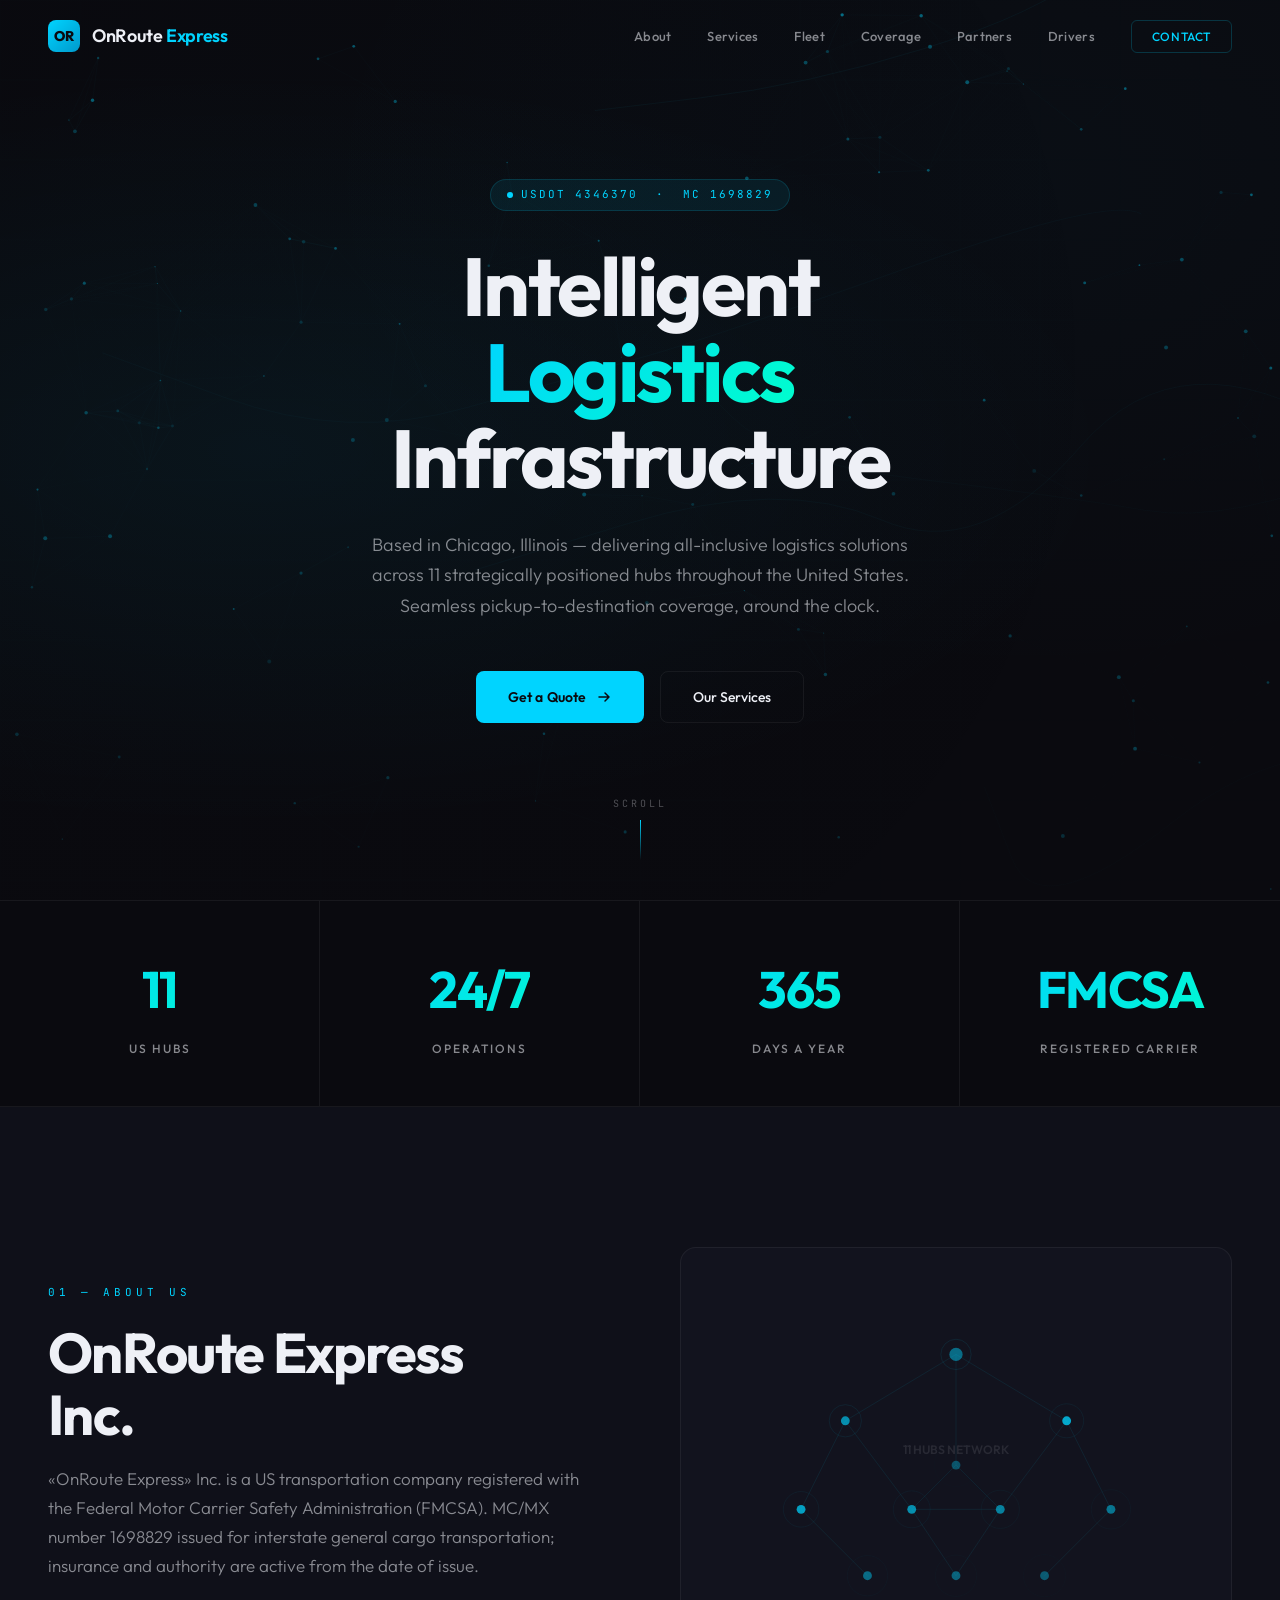
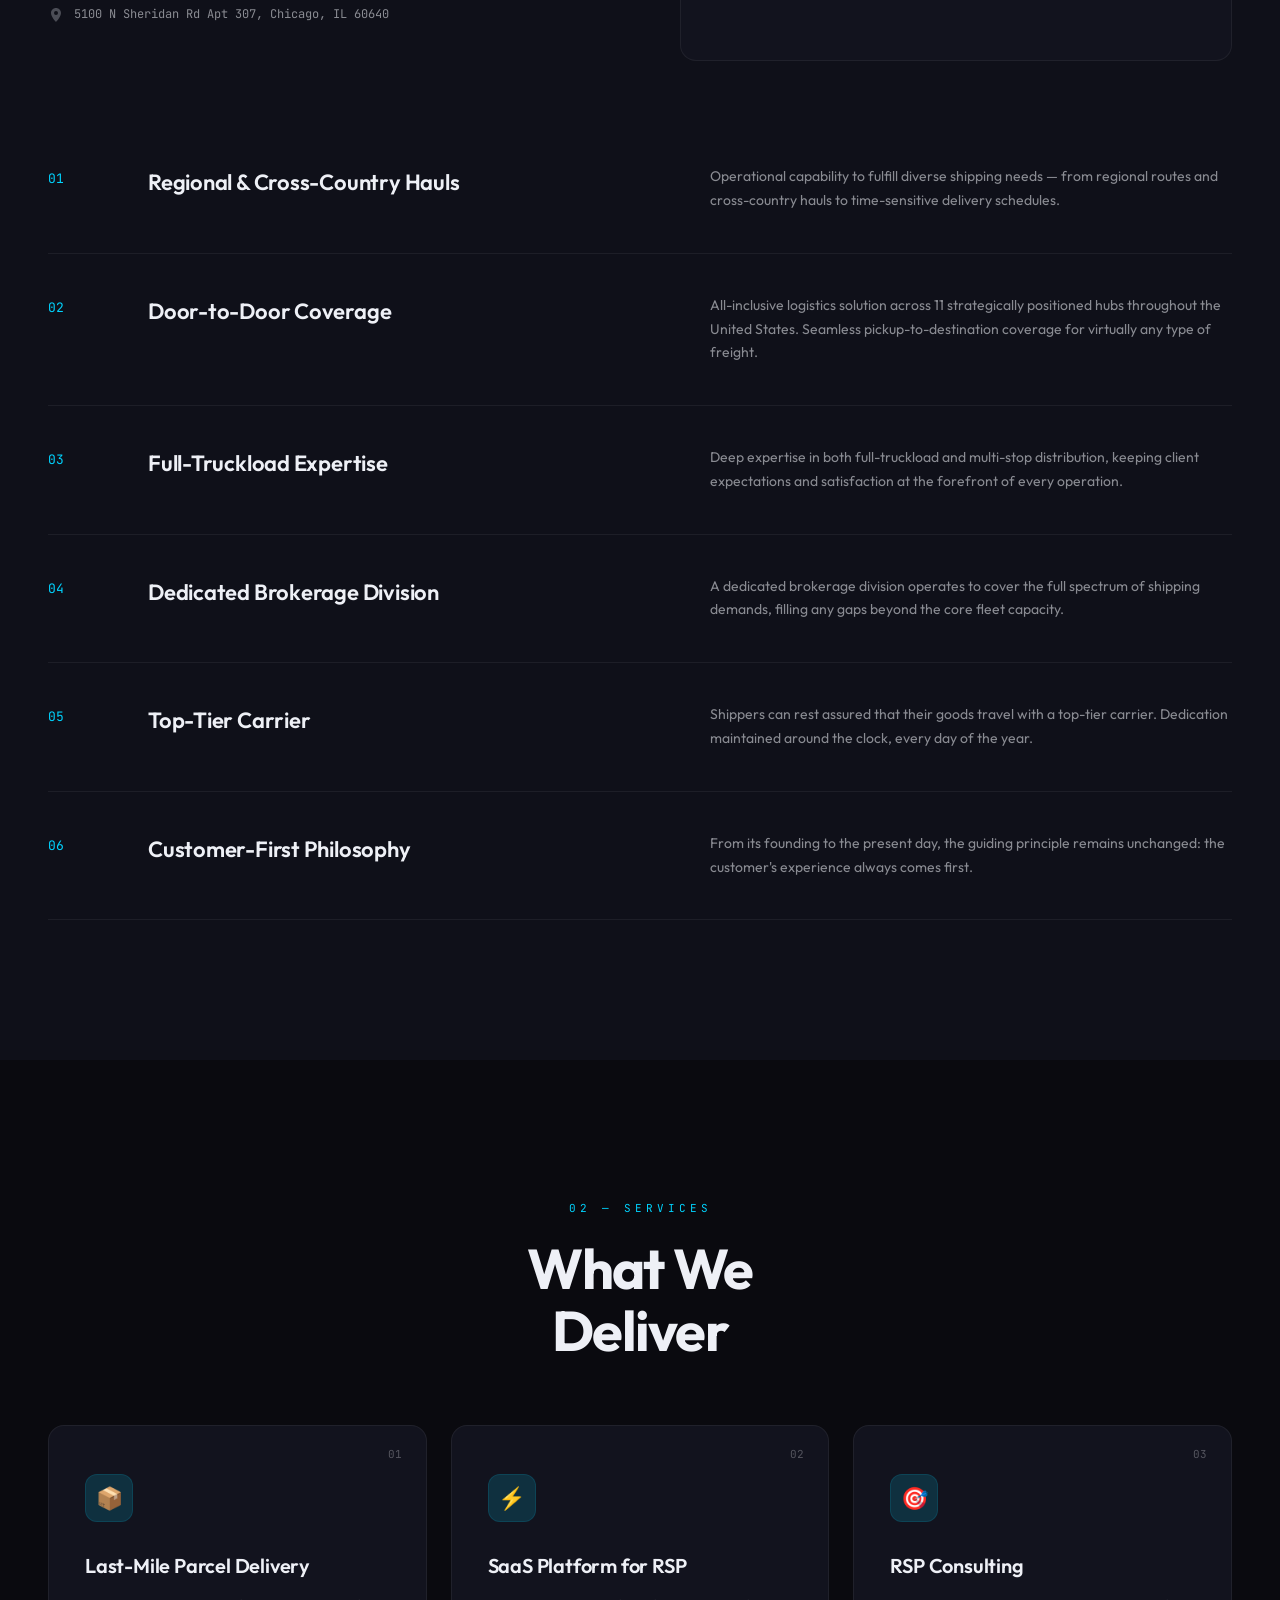
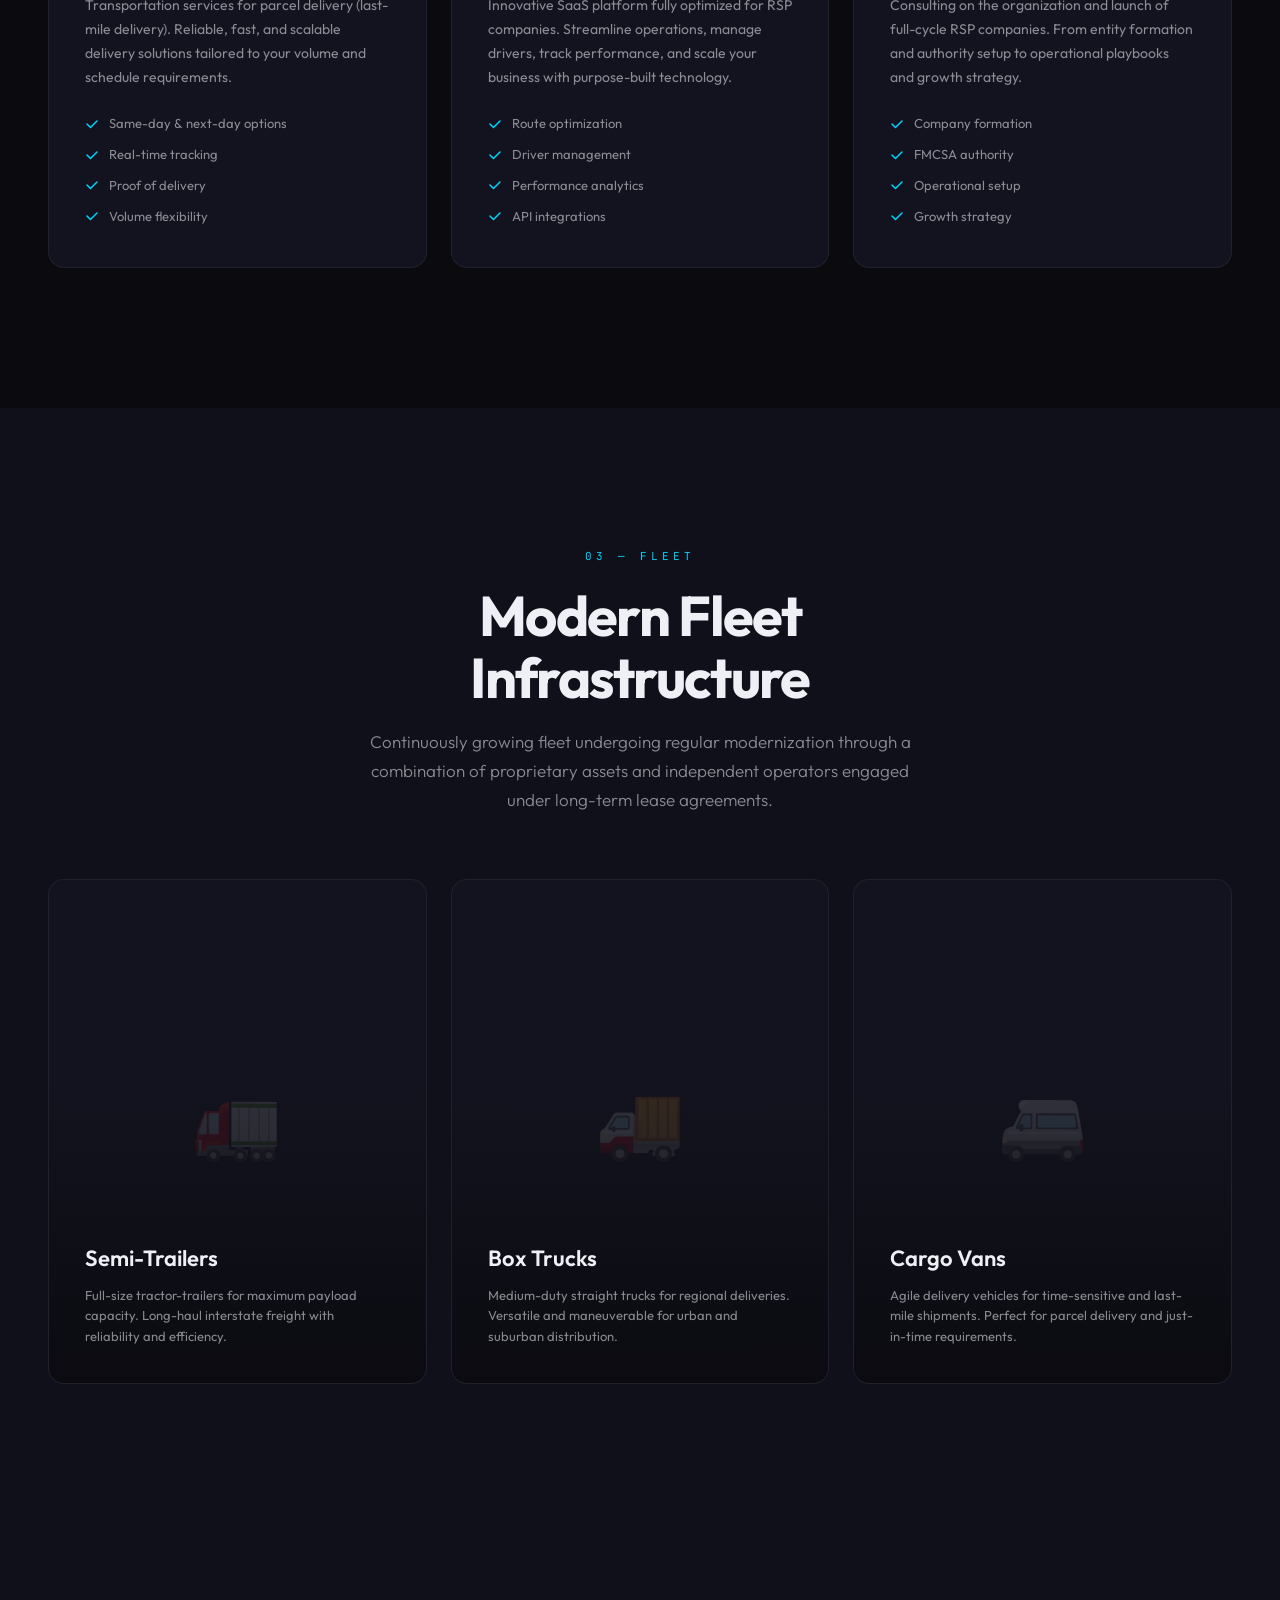
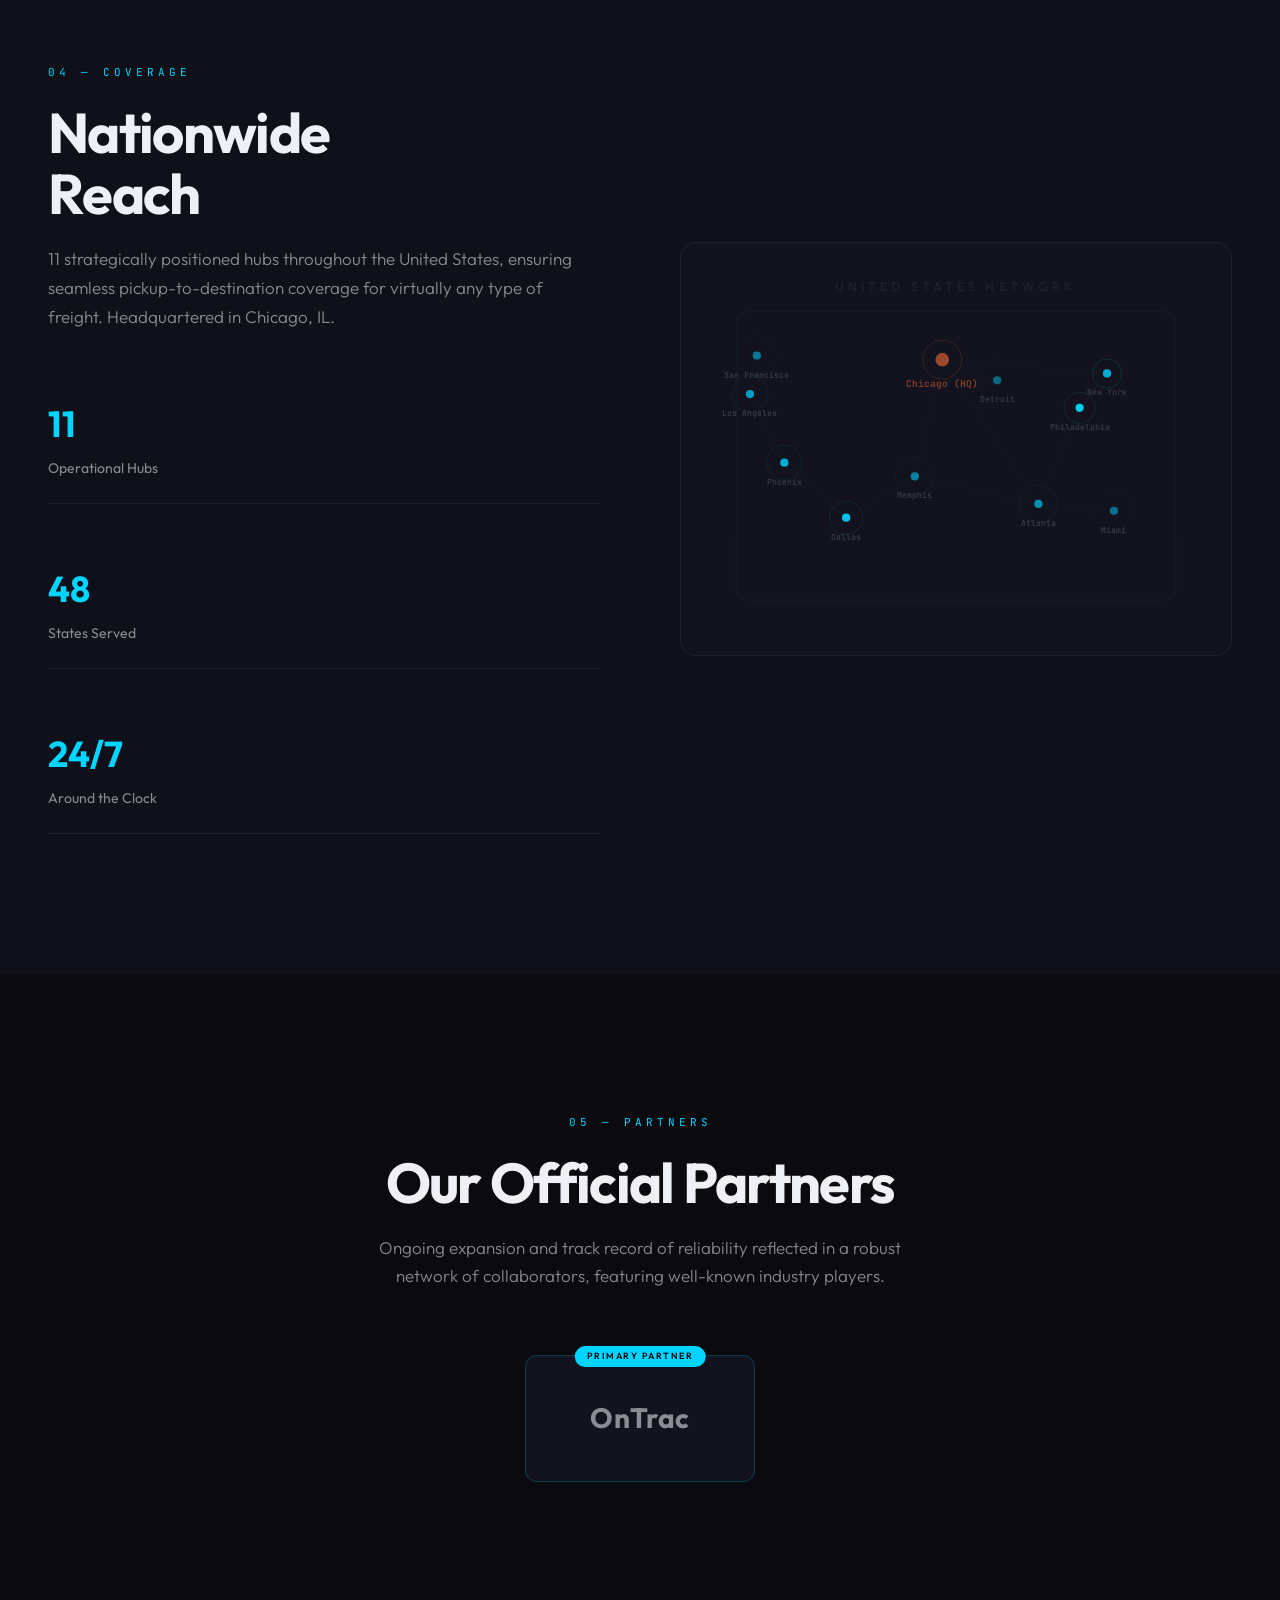
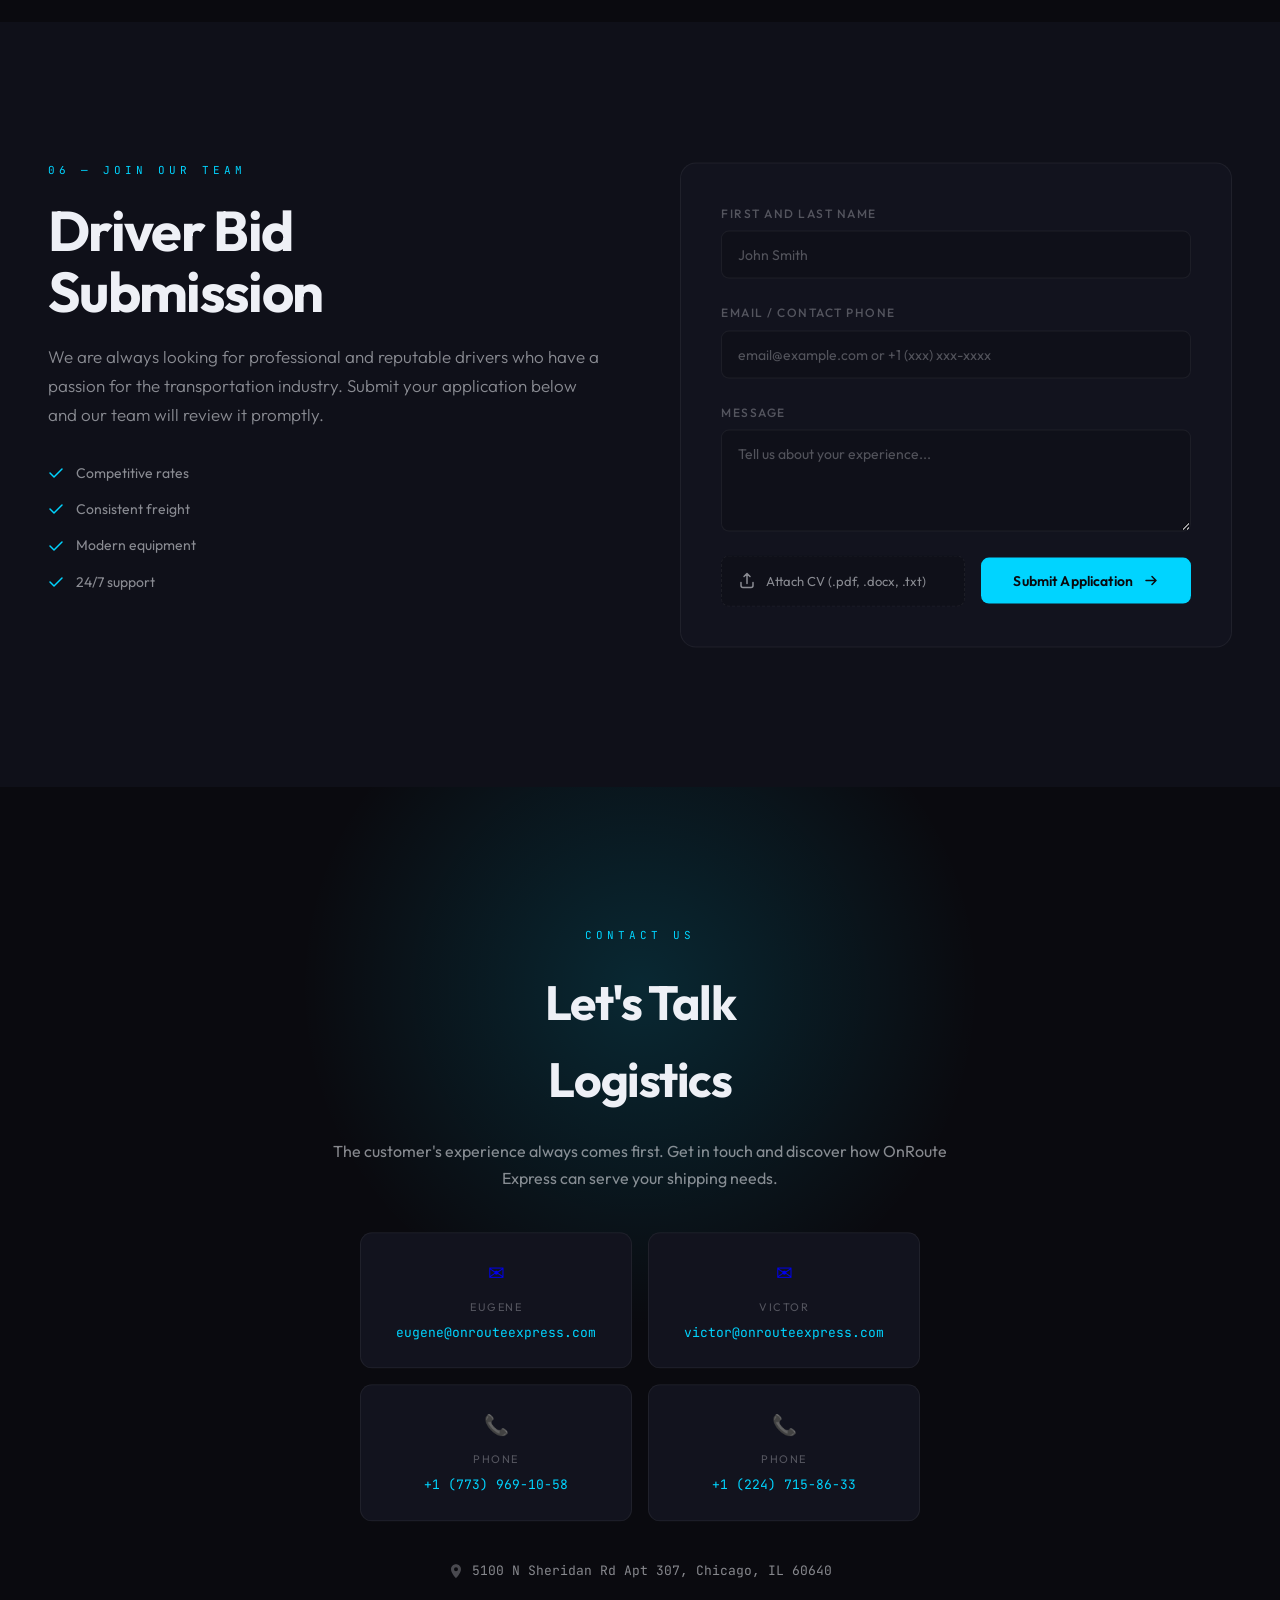
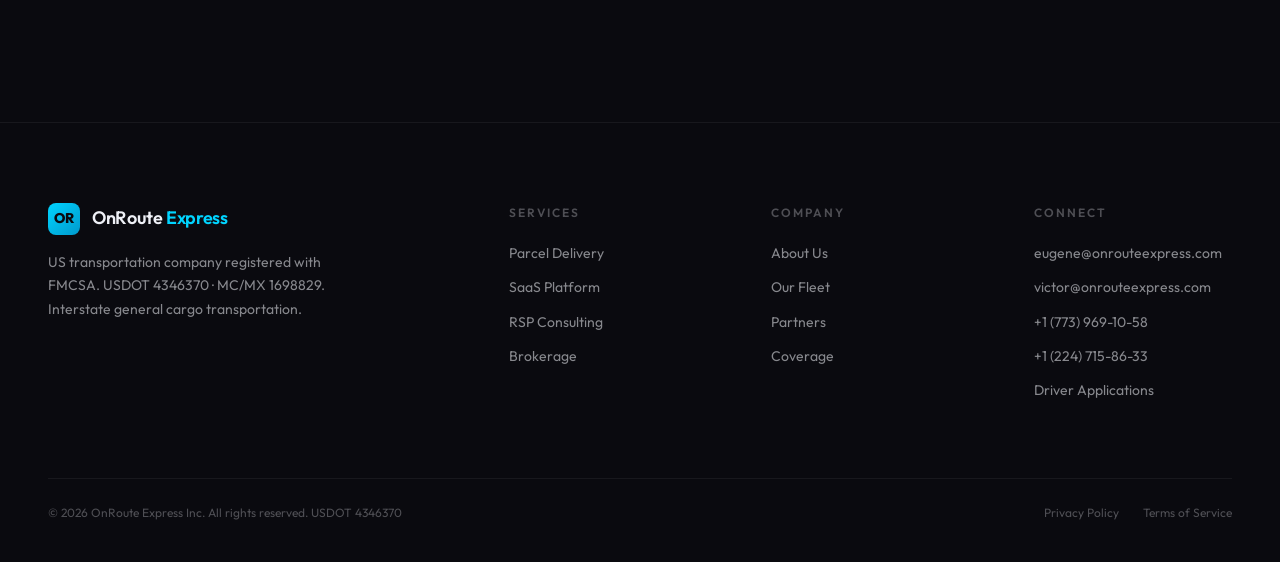
<file: index.html>
<!DOCTYPE html><html lang="en"><head><meta charSet="utf-8"/><link rel="preconnect" href="https://fonts.googleapis.com"/><link rel="preconnect" href="https://fonts.gstatic.com" crossorigin="anonymous"/><meta name="viewport" content="width=device-width, initial-scale=1"/><link rel="stylesheet" href="/_next/static/css/ec6a4e235d0037c5.css" crossorigin="" data-precedence="next"/><link rel="preload" as="script" fetchPriority="low" href="/_next/static/chunks/webpack-774ab4a4f19d8da3.js" crossorigin=""/><script src="/_next/static/chunks/fd9d1056-6110ffd77e8dcc12.js" async="" crossorigin=""></script><script src="/_next/static/chunks/69-f3e8e9c38cd16c3e.js" async="" crossorigin=""></script><script src="/_next/static/chunks/main-app-7de138908a25c02f.js" async="" crossorigin=""></script><script src="/_next/static/chunks/556-a439243096e73909.js" async=""></script><script src="/_next/static/chunks/app/page-db5a8d7c4f2eb6ca.js" async=""></script><title>OnRoute Express  Intelligent Logistics Infrastructure</title><meta name="description" content="US transportation company based in Chicago, IL. Parcel delivery, SaaS platform for RSP companies, full-cycle consulting. USDOT 4346370, MC 1698829."/><link rel="icon" href="/favicon.ico"/><link rel="icon" href="/favicon-16x16.png" sizes="16x16" type="image/png"/><link rel="icon" href="/favicon-32x32.png" sizes="32x32" type="image/png"/><link rel="apple-touch-icon" href="/apple-touch-icon.png"/><link href="https://fonts.googleapis.com/css2?family=Outfit:wght@300;400;500;600;700;800&amp;family=JetBrains+Mono:wght@400;500&amp;display=swap" rel="stylesheet"/><script src="/_next/static/chunks/polyfills-c67a75d1b6f99dc8.js" crossorigin="" noModule=""></script></head><body><div class="loader "><div class="nav-logo"><div class="nav-logo-icon">OR</div><div class="nav-logo-text">OnRoute <span>Express</span></div></div><div class="loader-bar"></div><div class="loader-text">Loading</div></div><nav class="nav "><a href="#" class="nav-logo"><div class="nav-logo-icon">OR</div><div class="nav-logo-text">OnRoute <span>Express</span></div></a><ul class="nav-links "><li><a href="#about">About</a></li><li><a href="#services">Services</a></li><li><a href="#fleet">Fleet</a></li><li><a href="#coverage">Coverage</a></li><li><a href="#partners">Partners</a></li><li><a href="#drivers">Drivers</a></li><li><a href="#contact" class="nav-cta">Contact</a></li></ul><button class="nav-toggle" aria-label="Menu"><span></span><span></span><span></span></button></nav><section class="hero"><div class="hero-bg"><!--$!--><template data-dgst="BAILOUT_TO_CLIENT_SIDE_RENDERING"></template><!--/$--></div><div class="hero-overlay"></div><div class="hero-content"><div class="hero-badge" style="opacity:0;transform:translateY(40px)"><span class="hero-badge-dot"></span>USDOT 4346370  ·  MC 1698829</div><h1 style="opacity:0;transform:translateY(40px)">Intelligent<br/><em>Logistics</em><br/>Infrastructure</h1><p class="hero-sub" style="opacity:0;transform:translateY(40px)">Based in Chicago, Illinois — delivering all-inclusive logistics solutions across 11 strategically positioned hubs throughout the United States. Seamless pickup-to-destination coverage, around the clock.</p><div class="hero-actions" style="opacity:0;transform:translateY(40px)"><a href="#contact" class="btn-primary">Get a Quote<svg width="16" height="16" viewBox="0 0 16 16" fill="none"><path d="M3 8h10M9 4l4 4-4 4" stroke="currentColor" stroke-width="1.5" stroke-linecap="round" stroke-linejoin="round"></path></svg></a><a href="#services" class="btn-secondary">Our Services</a></div></div><div class="hero-scroll"><span>Scroll</span><div class="hero-scroll-line"></div></div></section><div class="" style="opacity:0;transform:translateY(50px)"><div class="stats-bar"><div class="stat-item"><div class="stat-number">11</div><div class="stat-label">US Hubs</div></div><div class="stat-item"><div class="stat-number">24/7</div><div class="stat-label">Operations</div></div><div class="stat-item"><div class="stat-number">365</div><div class="stat-label">Days a Year</div></div><div class="stat-item"><div class="stat-number">FMCSA</div><div class="stat-label">Registered Carrier</div></div></div></div><section class="section overview" id="about"><div class="overview-grid"><div class="" style="opacity:0;transform:translateY(50px)"><div><div class="section-label">01 — About Us</div><h2 class="section-title">OnRoute Express<br/>Inc.</h2><p class="section-desc">«OnRoute Express» Inc. is a US transportation company registered with the Federal Motor Carrier Safety Administration (FMCSA). MC/MX number 1698829 issued for interstate general cargo transportation; insurance and authority are active from the date of issue.</p><div class="about-address"><svg width="16" height="16" viewBox="0 0 16 16" fill="none" style="flex-shrink:0;margin-top:2px"><path d="M8 1C5.24 1 3 3.24 3 6c0 3.75 5 9 5 9s5-5.25 5-9c0-2.76-2.24-5-5-5zm0 7a2 2 0 110-4 2 2 0 010 4z" fill="currentColor" opacity="0.5"></path></svg><span>5100 N Sheridan Rd Apt 307, Chicago, IL 60640</span></div></div></div><div class="" style="opacity:0;transform:translateY(50px)"><div class="overview-visual"><div class="overview-visual-inner"><svg width="100%" height="100%" viewBox="0 0 400 300" fill="none" style="padding:40px"><g><circle cx="200" cy="60" r="6" fill="#00d4ff" opacity="0.8"><animate attributeName="opacity" values="0.8;0.3;0.8" dur="2s" repeatCount="indefinite"></animate></circle><circle cx="200" cy="60" r="12" fill="none" stroke="#00d4ff" stroke-width="0.5" opacity="0.2"><animate attributeName="r" values="12;20;12" dur="3s" repeatCount="indefinite"></animate><animate attributeName="opacity" values="0.2;0;0.2" dur="3s" repeatCount="indefinite"></animate></circle></g><g><circle cx="100" cy="120" r="4" fill="#00d4ff" opacity="0.8"><animate attributeName="opacity" values="0.8;0.3;0.8" dur="2.3s" repeatCount="indefinite"></animate></circle><circle cx="100" cy="120" r="12" fill="none" stroke="#00d4ff" stroke-width="0.5" opacity="0.2"><animate attributeName="r" values="12;20;12" dur="3.2s" repeatCount="indefinite"></animate><animate attributeName="opacity" values="0.2;0;0.2" dur="3.2s" repeatCount="indefinite"></animate></circle></g><g><circle cx="300" cy="120" r="4" fill="#00d4ff" opacity="0.8"><animate attributeName="opacity" values="0.8;0.3;0.8" dur="2.6s" repeatCount="indefinite"></animate></circle><circle cx="300" cy="120" r="12" fill="none" stroke="#00d4ff" stroke-width="0.5" opacity="0.2"><animate attributeName="r" values="12;20;12" dur="3.4s" repeatCount="indefinite"></animate><animate attributeName="opacity" values="0.2;0;0.2" dur="3.4s" repeatCount="indefinite"></animate></circle></g><g><circle cx="60" cy="200" r="4" fill="#00d4ff" opacity="0.8"><animate attributeName="opacity" values="0.8;0.3;0.8" dur="2.9s" repeatCount="indefinite"></animate></circle><circle cx="60" cy="200" r="12" fill="none" stroke="#00d4ff" stroke-width="0.5" opacity="0.2"><animate attributeName="r" values="12;20;12" dur="3.6s" repeatCount="indefinite"></animate><animate attributeName="opacity" values="0.2;0;0.2" dur="3.6s" repeatCount="indefinite"></animate></circle></g><g><circle cx="160" cy="200" r="4" fill="#00d4ff" opacity="0.8"><animate attributeName="opacity" values="0.8;0.3;0.8" dur="3.2s" repeatCount="indefinite"></animate></circle><circle cx="160" cy="200" r="12" fill="none" stroke="#00d4ff" stroke-width="0.5" opacity="0.2"><animate attributeName="r" values="12;20;12" dur="3.8s" repeatCount="indefinite"></animate><animate attributeName="opacity" values="0.2;0;0.2" dur="3.8s" repeatCount="indefinite"></animate></circle></g><g><circle cx="240" cy="200" r="4" fill="#00d4ff" opacity="0.8"><animate attributeName="opacity" values="0.8;0.3;0.8" dur="3.5s" repeatCount="indefinite"></animate></circle><circle cx="240" cy="200" r="12" fill="none" stroke="#00d4ff" stroke-width="0.5" opacity="0.2"><animate attributeName="r" values="12;20;12" dur="4s" repeatCount="indefinite"></animate><animate attributeName="opacity" values="0.2;0;0.2" dur="4s" repeatCount="indefinite"></animate></circle></g><g><circle cx="340" cy="200" r="4" fill="#00d4ff" opacity="0.8"><animate attributeName="opacity" values="0.8;0.3;0.8" dur="3.8s" repeatCount="indefinite"></animate></circle><circle cx="340" cy="200" r="12" fill="none" stroke="#00d4ff" stroke-width="0.5" opacity="0.2"><animate attributeName="r" values="12;20;12" dur="4.2s" repeatCount="indefinite"></animate><animate attributeName="opacity" values="0.2;0;0.2" dur="4.2s" repeatCount="indefinite"></animate></circle></g><g><circle cx="120" cy="260" r="4" fill="#00d4ff" opacity="0.8"><animate attributeName="opacity" values="0.8;0.3;0.8" dur="4.1s" repeatCount="indefinite"></animate></circle><circle cx="120" cy="260" r="12" fill="none" stroke="#00d4ff" stroke-width="0.5" opacity="0.2"><animate attributeName="r" values="12;20;12" dur="4.4s" repeatCount="indefinite"></animate><animate attributeName="opacity" values="0.2;0;0.2" dur="4.4s" repeatCount="indefinite"></animate></circle></g><g><circle cx="200" cy="260" r="4" fill="#00d4ff" opacity="0.8"><animate attributeName="opacity" values="0.8;0.3;0.8" dur="4.4s" repeatCount="indefinite"></animate></circle><circle cx="200" cy="260" r="12" fill="none" stroke="#00d4ff" stroke-width="0.5" opacity="0.2"><animate attributeName="r" values="12;20;12" dur="4.6s" repeatCount="indefinite"></animate><animate attributeName="opacity" values="0.2;0;0.2" dur="4.6s" repeatCount="indefinite"></animate></circle></g><g><circle cx="280" cy="260" r="4" fill="#00d4ff" opacity="0.8"><animate attributeName="opacity" values="0.8;0.3;0.8" dur="4.699999999999999s" repeatCount="indefinite"></animate></circle><circle cx="280" cy="260" r="12" fill="none" stroke="#00d4ff" stroke-width="0.5" opacity="0.2"><animate attributeName="r" values="12;20;12" dur="4.8s" repeatCount="indefinite"></animate><animate attributeName="opacity" values="0.2;0;0.2" dur="4.8s" repeatCount="indefinite"></animate></circle></g><g><circle cx="200" cy="160" r="4" fill="#00d4ff" opacity="0.8"><animate attributeName="opacity" values="0.8;0.3;0.8" dur="5s" repeatCount="indefinite"></animate></circle><circle cx="200" cy="160" r="12" fill="none" stroke="#00d4ff" stroke-width="0.5" opacity="0.2"><animate attributeName="r" values="12;20;12" dur="5s" repeatCount="indefinite"></animate><animate attributeName="opacity" values="0.2;0;0.2" dur="5s" repeatCount="indefinite"></animate></circle></g><line x1="200" y1="60" x2="100" y2="120" stroke="#00d4ff" stroke-width="0.5" opacity="0.15"></line><line x1="200" y1="60" x2="300" y2="120" stroke="#00d4ff" stroke-width="0.5" opacity="0.15"></line><line x1="200" y1="60" x2="200" y2="160" stroke="#00d4ff" stroke-width="0.5" opacity="0.15"></line><line x1="100" y1="120" x2="60" y2="200" stroke="#00d4ff" stroke-width="0.5" opacity="0.15"></line><line x1="100" y1="120" x2="160" y2="200" stroke="#00d4ff" stroke-width="0.5" opacity="0.15"></line><line x1="300" y1="120" x2="240" y2="200" stroke="#00d4ff" stroke-width="0.5" opacity="0.15"></line><line x1="300" y1="120" x2="340" y2="200" stroke="#00d4ff" stroke-width="0.5" opacity="0.15"></line><line x1="200" y1="160" x2="160" y2="200" stroke="#00d4ff" stroke-width="0.5" opacity="0.15"></line><line x1="200" y1="160" x2="240" y2="200" stroke="#00d4ff" stroke-width="0.5" opacity="0.15"></line><line x1="60" y1="200" x2="120" y2="260" stroke="#00d4ff" stroke-width="0.5" opacity="0.15"></line><line x1="160" y1="200" x2="200" y2="260" stroke="#00d4ff" stroke-width="0.5" opacity="0.15"></line><line x1="240" y1="200" x2="200" y2="260" stroke="#00d4ff" stroke-width="0.5" opacity="0.15"></line><line x1="340" y1="200" x2="280" y2="260" stroke="#00d4ff" stroke-width="0.5" opacity="0.15"></line><line x1="160" y1="200" x2="240" y2="200" stroke="#00d4ff" stroke-width="0.5" opacity="0.15"></line><text x="200" y="150" text-anchor="middle" fill="rgba(238,240,246,0.1)" font-family="Outfit" font-size="11" font-weight="600">11 HUBS NETWORK</text></svg></div></div></div></div><div class="features-list"><div class="" style="opacity:0;transform:translateY(50px)"><div class="feature-item"><div class="feature-num">01</div><div class="feature-title">Regional &amp; Cross-Country Hauls</div><div class="feature-desc">Operational capability to fulfill diverse shipping needs — from regional routes and cross-country hauls to time-sensitive delivery schedules.</div></div></div><div class="" style="opacity:0;transform:translateY(50px)"><div class="feature-item"><div class="feature-num">02</div><div class="feature-title">Door-to-Door Coverage</div><div class="feature-desc">All-inclusive logistics solution across 11 strategically positioned hubs throughout the United States. Seamless pickup-to-destination coverage for virtually any type of freight.</div></div></div><div class="" style="opacity:0;transform:translateY(50px)"><div class="feature-item"><div class="feature-num">03</div><div class="feature-title">Full-Truckload Expertise</div><div class="feature-desc">Deep expertise in both full-truckload and multi-stop distribution, keeping client expectations and satisfaction at the forefront of every operation.</div></div></div><div class="" style="opacity:0;transform:translateY(50px)"><div class="feature-item"><div class="feature-num">04</div><div class="feature-title">Dedicated Brokerage Division</div><div class="feature-desc">A dedicated brokerage division operates to cover the full spectrum of shipping demands, filling any gaps beyond the core fleet capacity.</div></div></div><div class="" style="opacity:0;transform:translateY(50px)"><div class="feature-item"><div class="feature-num">05</div><div class="feature-title">Top-Tier Carrier</div><div class="feature-desc">Shippers can rest assured that their goods travel with a top-tier carrier. Dedication maintained around the clock, every day of the year.</div></div></div><div class="" style="opacity:0;transform:translateY(50px)"><div class="feature-item"><div class="feature-num">06</div><div class="feature-title">Customer-First Philosophy</div><div class="feature-desc">From its founding to the present day, the guiding principle remains unchanged: the customer&#x27;s experience always comes first.</div></div></div></div></section><section class="section services" id="services"><div class="" style="opacity:0;transform:translateY(50px)"><div class="text-center mb-64"><div class="section-label">02 — Services</div><h2 class="section-title" style="margin:0 auto">What We<br/>Deliver</h2></div></div><div class="services-grid services-grid--3"><div class="" style="opacity:0;transform:translateY(50px)"><div class="service-card service-card--large"><div class="service-card-num">01</div><div class="service-icon">📦</div><h3>Last-Mile Parcel Delivery</h3><p>Transportation services for parcel delivery (last-mile delivery). Reliable, fast, and scalable delivery solutions tailored to your volume and schedule requirements.</p><ul class="service-features"><li><svg width="14" height="14" viewBox="0 0 14 14" fill="none"><path d="M2 7l3.5 3.5L12 4" stroke="#00d4ff" stroke-width="1.5" stroke-linecap="round" stroke-linejoin="round"></path></svg>Same-day &amp; next-day options</li><li><svg width="14" height="14" viewBox="0 0 14 14" fill="none"><path d="M2 7l3.5 3.5L12 4" stroke="#00d4ff" stroke-width="1.5" stroke-linecap="round" stroke-linejoin="round"></path></svg>Real-time tracking</li><li><svg width="14" height="14" viewBox="0 0 14 14" fill="none"><path d="M2 7l3.5 3.5L12 4" stroke="#00d4ff" stroke-width="1.5" stroke-linecap="round" stroke-linejoin="round"></path></svg>Proof of delivery</li><li><svg width="14" height="14" viewBox="0 0 14 14" fill="none"><path d="M2 7l3.5 3.5L12 4" stroke="#00d4ff" stroke-width="1.5" stroke-linecap="round" stroke-linejoin="round"></path></svg>Volume flexibility</li></ul></div></div><div class="" style="opacity:0;transform:translateY(50px)"><div class="service-card service-card--large"><div class="service-card-num">02</div><div class="service-icon">⚡</div><h3>SaaS Platform for RSP</h3><p>Innovative SaaS platform fully optimized for RSP companies. Streamline operations, manage drivers, track performance, and scale your business with purpose-built technology.</p><ul class="service-features"><li><svg width="14" height="14" viewBox="0 0 14 14" fill="none"><path d="M2 7l3.5 3.5L12 4" stroke="#00d4ff" stroke-width="1.5" stroke-linecap="round" stroke-linejoin="round"></path></svg>Route optimization</li><li><svg width="14" height="14" viewBox="0 0 14 14" fill="none"><path d="M2 7l3.5 3.5L12 4" stroke="#00d4ff" stroke-width="1.5" stroke-linecap="round" stroke-linejoin="round"></path></svg>Driver management</li><li><svg width="14" height="14" viewBox="0 0 14 14" fill="none"><path d="M2 7l3.5 3.5L12 4" stroke="#00d4ff" stroke-width="1.5" stroke-linecap="round" stroke-linejoin="round"></path></svg>Performance analytics</li><li><svg width="14" height="14" viewBox="0 0 14 14" fill="none"><path d="M2 7l3.5 3.5L12 4" stroke="#00d4ff" stroke-width="1.5" stroke-linecap="round" stroke-linejoin="round"></path></svg>API integrations</li></ul></div></div><div class="" style="opacity:0;transform:translateY(50px)"><div class="service-card service-card--large"><div class="service-card-num">03</div><div class="service-icon">🎯</div><h3>RSP Consulting</h3><p>Consulting on the organization and launch of full-cycle RSP companies. From entity formation and authority setup to operational playbooks and growth strategy.</p><ul class="service-features"><li><svg width="14" height="14" viewBox="0 0 14 14" fill="none"><path d="M2 7l3.5 3.5L12 4" stroke="#00d4ff" stroke-width="1.5" stroke-linecap="round" stroke-linejoin="round"></path></svg>Company formation</li><li><svg width="14" height="14" viewBox="0 0 14 14" fill="none"><path d="M2 7l3.5 3.5L12 4" stroke="#00d4ff" stroke-width="1.5" stroke-linecap="round" stroke-linejoin="round"></path></svg>FMCSA authority</li><li><svg width="14" height="14" viewBox="0 0 14 14" fill="none"><path d="M2 7l3.5 3.5L12 4" stroke="#00d4ff" stroke-width="1.5" stroke-linecap="round" stroke-linejoin="round"></path></svg>Operational setup</li><li><svg width="14" height="14" viewBox="0 0 14 14" fill="none"><path d="M2 7l3.5 3.5L12 4" stroke="#00d4ff" stroke-width="1.5" stroke-linecap="round" stroke-linejoin="round"></path></svg>Growth strategy</li></ul></div></div></div></section><section class="section fleet" id="fleet"><div class="" style="opacity:0;transform:translateY(50px)"><div class="text-center mb-64"><div class="section-label">03 — Fleet</div><h2 class="section-title" style="margin:0 auto">Modern Fleet<br/>Infrastructure</h2><p class="section-desc" style="margin:20px auto 0">Continuously growing fleet undergoing regular modernization through a combination of proprietary assets and independent operators engaged under long-term lease agreements.</p></div></div><div class="fleet-grid"><div class="" style="opacity:0;transform:translateY(50px)"><div class="fleet-card"><div class="fleet-card-icon">🚛</div><div class="fleet-card-content"><h3>Semi-Trailers</h3><p>Full-size tractor-trailers for maximum payload capacity. Long-haul interstate freight with reliability and efficiency.</p></div></div></div><div class="" style="opacity:0;transform:translateY(50px)"><div class="fleet-card"><div class="fleet-card-icon">🚚</div><div class="fleet-card-content"><h3>Box Trucks</h3><p>Medium-duty straight trucks for regional deliveries. Versatile and maneuverable for urban and suburban distribution.</p></div></div></div><div class="" style="opacity:0;transform:translateY(50px)"><div class="fleet-card"><div class="fleet-card-icon">🚐</div><div class="fleet-card-content"><h3>Cargo Vans</h3><p>Agile delivery vehicles for time-sensitive and last-mile shipments. Perfect for parcel delivery and just-in-time requirements.</p></div></div></div></div></section><section class="section coverage" id="coverage"><div class="coverage-content"><div class="" style="opacity:0;transform:translateY(50px)"><div><div class="section-label">04 — Coverage</div><h2 class="section-title">Nationwide<br/>Reach</h2><p class="section-desc" style="margin-bottom:40px">11 strategically positioned hubs throughout the United States, ensuring seamless pickup-to-destination coverage for virtually any type of freight. Headquartered in Chicago, IL.</p><div class="coverage-details"><div class="coverage-stat"><div class="coverage-stat-num">11</div><div class="coverage-stat-label">Operational Hubs</div></div><div class="coverage-stat"><div class="coverage-stat-num">48</div><div class="coverage-stat-label">States Served</div></div><div class="coverage-stat"><div class="coverage-stat-num">24/7</div><div class="coverage-stat-label">Around the Clock</div></div></div></div></div><div class="" style="opacity:0;transform:translateY(50px)"><div class="coverage-map"><svg width="100%" height="100%" viewBox="0 0 400 300" fill="none"><text x="200" y="35" text-anchor="middle" fill="rgba(238,240,246,0.06)" font-family="Outfit" font-size="9" font-weight="600" letter-spacing="3">UNITED STATES NETWORK</text><rect x="40" y="50" width="320" height="210" rx="8" fill="none" stroke="rgba(0,212,255,0.04)" stroke-width="1"></rect><g><circle cx="190" cy="85" r="5" fill="#ff6b35"><animate attributeName="opacity" values="1;0.4;1" dur="2s" repeatCount="indefinite"></animate></circle><circle cx="190" cy="85" r="12" fill="none" stroke="#ff6b35" stroke-width="0.5" opacity="0.3"><animate attributeName="r" values="12;22;12" dur="3s" repeatCount="indefinite"></animate><animate attributeName="opacity" values="0.3;0;0.3" dur="3s" repeatCount="indefinite"></animate></circle><text x="190" y="105" text-anchor="middle" fill="rgba(255,107,53,0.5)" font-family="JetBrains Mono" font-size="7" font-weight="600">Chicago<!-- --> (HQ)</text></g><g><circle cx="310" cy="95" r="3" fill="#00d4ff"><animate attributeName="opacity" values="1;0.4;1" dur="2.3s" repeatCount="indefinite"></animate></circle><circle cx="310" cy="95" r="8" fill="none" stroke="#00d4ff" stroke-width="0.5" opacity="0.3"><animate attributeName="r" values="8;16;8" dur="3.2s" repeatCount="indefinite"></animate><animate attributeName="opacity" values="0.3;0;0.3" dur="3.2s" repeatCount="indefinite"></animate></circle><text x="310" y="111" text-anchor="middle" fill="rgba(238,240,246,0.22)" font-family="JetBrains Mono" font-size="6" font-weight="400">New York</text></g><g><circle cx="290" cy="120" r="3" fill="#00d4ff"><animate attributeName="opacity" values="1;0.4;1" dur="2.6s" repeatCount="indefinite"></animate></circle><circle cx="290" cy="120" r="8" fill="none" stroke="#00d4ff" stroke-width="0.5" opacity="0.3"><animate attributeName="r" values="8;16;8" dur="3.4s" repeatCount="indefinite"></animate><animate attributeName="opacity" values="0.3;0;0.3" dur="3.4s" repeatCount="indefinite"></animate></circle><text x="290" y="136" text-anchor="middle" fill="rgba(238,240,246,0.22)" font-family="JetBrains Mono" font-size="6" font-weight="400">Philadelphia</text></g><g><circle cx="120" cy="200" r="3" fill="#00d4ff"><animate attributeName="opacity" values="1;0.4;1" dur="2.9s" repeatCount="indefinite"></animate></circle><circle cx="120" cy="200" r="8" fill="none" stroke="#00d4ff" stroke-width="0.5" opacity="0.3"><animate attributeName="r" values="8;16;8" dur="3.6s" repeatCount="indefinite"></animate><animate attributeName="opacity" values="0.3;0;0.3" dur="3.6s" repeatCount="indefinite"></animate></circle><text x="120" y="216" text-anchor="middle" fill="rgba(238,240,246,0.22)" font-family="JetBrains Mono" font-size="6" font-weight="400">Dallas</text></g><g><circle cx="75" cy="160" r="3" fill="#00d4ff"><animate attributeName="opacity" values="1;0.4;1" dur="3.2s" repeatCount="indefinite"></animate></circle><circle cx="75" cy="160" r="8" fill="none" stroke="#00d4ff" stroke-width="0.5" opacity="0.3"><animate attributeName="r" values="8;16;8" dur="3.8s" repeatCount="indefinite"></animate><animate attributeName="opacity" values="0.3;0;0.3" dur="3.8s" repeatCount="indefinite"></animate></circle><text x="75" y="176" text-anchor="middle" fill="rgba(238,240,246,0.22)" font-family="JetBrains Mono" font-size="6" font-weight="400">Phoenix</text></g><g><circle cx="50" cy="110" r="3" fill="#00d4ff"><animate attributeName="opacity" values="1;0.4;1" dur="3.5s" repeatCount="indefinite"></animate></circle><circle cx="50" cy="110" r="8" fill="none" stroke="#00d4ff" stroke-width="0.5" opacity="0.3"><animate attributeName="r" values="8;16;8" dur="4s" repeatCount="indefinite"></animate><animate attributeName="opacity" values="0.3;0;0.3" dur="4s" repeatCount="indefinite"></animate></circle><text x="50" y="126" text-anchor="middle" fill="rgba(238,240,246,0.22)" font-family="JetBrains Mono" font-size="6" font-weight="400">Los Angeles</text></g><g><circle cx="260" cy="190" r="3" fill="#00d4ff"><animate attributeName="opacity" values="1;0.4;1" dur="3.8s" repeatCount="indefinite"></animate></circle><circle cx="260" cy="190" r="8" fill="none" stroke="#00d4ff" stroke-width="0.5" opacity="0.3"><animate attributeName="r" values="8;16;8" dur="4.2s" repeatCount="indefinite"></animate><animate attributeName="opacity" values="0.3;0;0.3" dur="4.2s" repeatCount="indefinite"></animate></circle><text x="260" y="206" text-anchor="middle" fill="rgba(238,240,246,0.22)" font-family="JetBrains Mono" font-size="6" font-weight="400">Atlanta</text></g><g><circle cx="170" cy="170" r="3" fill="#00d4ff"><animate attributeName="opacity" values="1;0.4;1" dur="4.1s" repeatCount="indefinite"></animate></circle><circle cx="170" cy="170" r="8" fill="none" stroke="#00d4ff" stroke-width="0.5" opacity="0.3"><animate attributeName="r" values="8;16;8" dur="4.4s" repeatCount="indefinite"></animate><animate attributeName="opacity" values="0.3;0;0.3" dur="4.4s" repeatCount="indefinite"></animate></circle><text x="170" y="186" text-anchor="middle" fill="rgba(238,240,246,0.22)" font-family="JetBrains Mono" font-size="6" font-weight="400">Memphis</text></g><g><circle cx="55" cy="82" r="3" fill="#00d4ff"><animate attributeName="opacity" values="1;0.4;1" dur="4.4s" repeatCount="indefinite"></animate></circle><circle cx="55" cy="82" r="8" fill="none" stroke="#00d4ff" stroke-width="0.5" opacity="0.3"><animate attributeName="r" values="8;16;8" dur="4.6s" repeatCount="indefinite"></animate><animate attributeName="opacity" values="0.3;0;0.3" dur="4.6s" repeatCount="indefinite"></animate></circle><text x="55" y="98" text-anchor="middle" fill="rgba(238,240,246,0.22)" font-family="JetBrains Mono" font-size="6" font-weight="400">San Francisco</text></g><g><circle cx="315" cy="195" r="3" fill="#00d4ff"><animate attributeName="opacity" values="1;0.4;1" dur="4.699999999999999s" repeatCount="indefinite"></animate></circle><circle cx="315" cy="195" r="8" fill="none" stroke="#00d4ff" stroke-width="0.5" opacity="0.3"><animate attributeName="r" values="8;16;8" dur="4.8s" repeatCount="indefinite"></animate><animate attributeName="opacity" values="0.3;0;0.3" dur="4.8s" repeatCount="indefinite"></animate></circle><text x="315" y="211" text-anchor="middle" fill="rgba(238,240,246,0.22)" font-family="JetBrains Mono" font-size="6" font-weight="400">Miami</text></g><g><circle cx="230" cy="100" r="3" fill="#00d4ff"><animate attributeName="opacity" values="1;0.4;1" dur="5s" repeatCount="indefinite"></animate></circle><circle cx="230" cy="100" r="8" fill="none" stroke="#00d4ff" stroke-width="0.5" opacity="0.3"><animate attributeName="r" values="8;16;8" dur="5s" repeatCount="indefinite"></animate><animate attributeName="opacity" values="0.3;0;0.3" dur="5s" repeatCount="indefinite"></animate></circle><text x="230" y="116" text-anchor="middle" fill="rgba(238,240,246,0.22)" font-family="JetBrains Mono" font-size="6" font-weight="400">Detroit</text></g><line x1="190" y1="85" x2="310" y2="95" stroke="#00d4ff" stroke-width="0.3" opacity="0.08"></line><line x1="190" y1="85" x2="260" y2="190" stroke="#00d4ff" stroke-width="0.3" opacity="0.08"></line><line x1="190" y1="85" x2="170" y2="170" stroke="#00d4ff" stroke-width="0.3" opacity="0.08"></line><line x1="190" y1="85" x2="230" y2="100" stroke="#00d4ff" stroke-width="0.3" opacity="0.08"></line><line x1="120" y1="200" x2="170" y2="170" stroke="#00d4ff" stroke-width="0.3" opacity="0.08"></line><line x1="260" y1="190" x2="315" y2="195" stroke="#00d4ff" stroke-width="0.3" opacity="0.08"></line><line x1="50" y1="110" x2="75" y2="160" stroke="#00d4ff" stroke-width="0.3" opacity="0.08"></line><line x1="55" y1="82" x2="50" y2="110" stroke="#00d4ff" stroke-width="0.3" opacity="0.08"></line><line x1="310" y1="95" x2="290" y2="120" stroke="#00d4ff" stroke-width="0.3" opacity="0.08"></line><line x1="290" y1="120" x2="260" y2="190" stroke="#00d4ff" stroke-width="0.3" opacity="0.08"></line><line x1="170" y1="170" x2="260" y2="190" stroke="#00d4ff" stroke-width="0.3" opacity="0.08"></line><line x1="120" y1="200" x2="75" y2="160" stroke="#00d4ff" stroke-width="0.3" opacity="0.08"></line></svg></div></div></div></section><section class="section partners" id="partners"><div class="" style="opacity:0;transform:translateY(50px)"><div class="section-label">05 — Partners</div><h2 class="section-title">Our Official Partners</h2><p class="section-desc" style="margin:0 auto">Ongoing expansion and track record of reliability reflected in a robust network of collaborators, featuring well-known industry players.</p></div><div class="" style="opacity:0;transform:translateY(50px)"><div class="partners-logos"><div class="partner-logo partner-logo--featured"><span class="partner-logo-badge">Primary Partner</span>OnTrac</div></div></div></section><section class="section drivers-section" id="drivers"><div class="drivers-grid"><div class="" style="opacity:0;transform:translateY(50px)"><div><div class="section-label">06 — Join Our Team</div><h2 class="section-title">Driver Bid<br/>Submission</h2><p class="section-desc">We are always looking for professional and reputable drivers who have a passion for the transportation industry. Submit your application below and our team will review it promptly.</p><div class="driver-perks"><div class="driver-perk"><svg width="16" height="16" viewBox="0 0 16 16" fill="none"><path d="M2 8l4 4L14 4" stroke="#00d4ff" stroke-width="1.5" stroke-linecap="round" stroke-linejoin="round"></path></svg>Competitive rates</div><div class="driver-perk"><svg width="16" height="16" viewBox="0 0 16 16" fill="none"><path d="M2 8l4 4L14 4" stroke="#00d4ff" stroke-width="1.5" stroke-linecap="round" stroke-linejoin="round"></path></svg>Consistent freight</div><div class="driver-perk"><svg width="16" height="16" viewBox="0 0 16 16" fill="none"><path d="M2 8l4 4L14 4" stroke="#00d4ff" stroke-width="1.5" stroke-linecap="round" stroke-linejoin="round"></path></svg>Modern equipment</div><div class="driver-perk"><svg width="16" height="16" viewBox="0 0 16 16" fill="none"><path d="M2 8l4 4L14 4" stroke="#00d4ff" stroke-width="1.5" stroke-linecap="round" stroke-linejoin="round"></path></svg>24/7 support</div></div></div></div><div class="" style="opacity:0;transform:translateY(50px)"><form class="driver-form"><div class="form-group"><label for="name">First and Last Name</label><input type="text" id="name" placeholder="John Smith" required="" value=""/></div><div class="form-group"><label for="email">Email / Contact Phone</label><input type="text" id="email" placeholder="email@example.com or +1 (xxx) xxx-xxxx" required="" value=""/></div><div class="form-group"><label for="message">Message</label><textarea id="message" rows="4" placeholder="Tell us about your experience..."></textarea></div><div class="form-row"><div class="form-file"><label for="cv-file" class="file-label"><svg width="18" height="18" viewBox="0 0 18 18" fill="none"><path d="M15 11v3a2 2 0 01-2 2H5a2 2 0 01-2-2v-3M12 5L9 2M9 2L6 5M9 2v10" stroke="currentColor" stroke-width="1.5" stroke-linecap="round" stroke-linejoin="round"></path></svg>Attach CV (.pdf, .docx, .txt)</label><input type="file" id="cv-file" accept=".pdf,.docx,.txt" style="display:none"/></div><button type="submit" class="btn-primary form-submit">Submit Application<svg width="16" height="16" viewBox="0 0 16 16" fill="none"><path d="M3 8h10M9 4l4 4-4 4" stroke="currentColor" stroke-width="1.5" stroke-linecap="round" stroke-linejoin="round"></path></svg></button></div></form></div></div></section><section class="section cta-section" id="contact"><div class="" style="opacity:0;transform:translateY(50px)"><div class="cta-content"><div class="section-label">Contact Us</div><h2>Let&#x27;s Talk<br/>Logistics</h2><p>The customer&#x27;s experience always comes first. Get in touch and discover how OnRoute Express can serve your shipping needs.</p><div class="contact-cards"><a href="mailto:eugene@onrouteexpress.com" class="contact-card"><div class="contact-card-icon">✉</div><div class="contact-card-label">Eugene</div><div class="contact-card-value">eugene@onrouteexpress.com</div></a><a href="mailto:victor@onrouteexpress.com" class="contact-card"><div class="contact-card-icon">✉</div><div class="contact-card-label">Victor</div><div class="contact-card-value">victor@onrouteexpress.com</div></a><a href="tel:+17739691058" class="contact-card"><div class="contact-card-icon">📞</div><div class="contact-card-label">Phone</div><div class="contact-card-value">+1 (773) 969-10-58</div></a><a href="tel:+12247158633" class="contact-card"><div class="contact-card-icon">📞</div><div class="contact-card-label">Phone</div><div class="contact-card-value">+1 (224) 715-86-33</div></a></div><div class="contact-address"><svg width="16" height="16" viewBox="0 0 16 16" fill="none"><path d="M8 1C5.24 1 3 3.24 3 6c0 3.75 5 9 5 9s5-5.25 5-9c0-2.76-2.24-5-5-5zm0 7a2 2 0 110-4 2 2 0 010 4z" fill="currentColor" opacity="0.5"></path></svg>5100 N Sheridan Rd Apt 307, Chicago, IL 60640</div></div></div></section><footer class="footer"><div class="footer-grid"><div class="footer-brand"><div class="nav-logo"><div class="nav-logo-icon">OR</div><div class="nav-logo-text">OnRoute <span>Express</span></div></div><p>US transportation company registered with FMCSA. USDOT 4346370 · MC/MX 1698829. Interstate general cargo transportation.</p></div><div class="footer-col"><h4>Services</h4><a href="#services">Parcel Delivery</a><a href="#services">SaaS Platform</a><a href="#services">RSP Consulting</a><a href="#services">Brokerage</a></div><div class="footer-col"><h4>Company</h4><a href="#about">About Us</a><a href="#fleet">Our Fleet</a><a href="#partners">Partners</a><a href="#coverage">Coverage</a></div><div class="footer-col"><h4>Connect</h4><a href="mailto:eugene@onrouteexpress.com">eugene@onrouteexpress.com</a><a href="mailto:victor@onrouteexpress.com">victor@onrouteexpress.com</a><a href="tel:+17739691058">+1 (773) 969-10-58</a><a href="tel:+12247158633">+1 (224) 715-86-33</a><a href="#drivers">Driver Applications</a></div></div><div class="footer-bottom"><span>© <!-- -->2026<!-- --> OnRoute Express Inc. All rights reserved. USDOT 4346370</span><div class="footer-bottom-links"><a href="#">Privacy Policy</a><a href="#">Terms of Service</a></div></div></footer><script src="/_next/static/chunks/webpack-774ab4a4f19d8da3.js" crossorigin="" async=""></script><script>(self.__next_f=self.__next_f||[]).push([0]);self.__next_f.push([2,null])</script><script>self.__next_f.push([1,"1:HL[\"/_next/static/css/ec6a4e235d0037c5.css\",\"style\",{\"crossOrigin\":\"\"}]\n0:\"$L2\"\n"])</script><script>self.__next_f.push([1,"3:I[7690,[],\"\"]\n5:I[7831,[],\"\"]\n6:I[2241,[\"556\",\"static/chunks/556-a439243096e73909.js\",\"931\",\"static/chunks/app/page-db5a8d7c4f2eb6ca.js\"],\"\"]\n7:I[5613,[],\"\"]\n8:I[1778,[],\"\"]\na:I[8955,[],\"\"]\nb:[]\n"])</script><script>self.__next_f.push([1,"2:[[[\"$\",\"link\",\"0\",{\"rel\":\"stylesheet\",\"href\":\"/_next/static/css/ec6a4e235d0037c5.css\",\"precedence\":\"next\",\"crossOrigin\":\"\"}]],[\"$\",\"$L3\",null,{\"buildId\":\"d7jCQXzmjIGLhQ6G3l5ZA\",\"assetPrefix\":\"\",\"initialCanonicalUrl\":\"/\",\"initialTree\":[\"\",{\"children\":[\"__PAGE__\",{}]},\"$undefined\",\"$undefined\",true],\"initialSeedData\":[\"\",{\"children\":[\"__PAGE__\",{},[\"$L4\",[\"$\",\"$L5\",null,{\"propsForComponent\":{\"params\":{}},\"Component\":\"$6\",\"isStaticGeneration\":true}],null]]},[null,[\"$\",\"html\",null,{\"lang\":\"en\",\"children\":[[\"$\",\"head\",null,{\"children\":[[\"$\",\"link\",null,{\"rel\":\"preconnect\",\"href\":\"https://fonts.googleapis.com\"}],[\"$\",\"link\",null,{\"rel\":\"preconnect\",\"href\":\"https://fonts.gstatic.com\",\"crossOrigin\":\"anonymous\"}],[\"$\",\"link\",null,{\"href\":\"https://fonts.googleapis.com/css2?family=Outfit:wght@300;400;500;600;700;800\u0026family=JetBrains+Mono:wght@400;500\u0026display=swap\",\"rel\":\"stylesheet\"}]]}],[\"$\",\"body\",null,{\"children\":[\"$\",\"$L7\",null,{\"parallelRouterKey\":\"children\",\"segmentPath\":[\"children\"],\"loading\":\"$undefined\",\"loadingStyles\":\"$undefined\",\"loadingScripts\":\"$undefined\",\"hasLoading\":false,\"error\":\"$undefined\",\"errorStyles\":\"$undefined\",\"errorScripts\":\"$undefined\",\"template\":[\"$\",\"$L8\",null,{}],\"templateStyles\":\"$undefined\",\"templateScripts\":\"$undefined\",\"notFound\":[[\"$\",\"title\",null,{\"children\":\"404: This page could not be found.\"}],[\"$\",\"div\",null,{\"style\":{\"fontFamily\":\"system-ui,\\\"Segoe UI\\\",Roboto,Helvetica,Arial,sans-serif,\\\"Apple Color Emoji\\\",\\\"Segoe UI Emoji\\\"\",\"height\":\"100vh\",\"textAlign\":\"center\",\"display\":\"flex\",\"flexDirection\":\"column\",\"alignItems\":\"center\",\"justifyContent\":\"center\"},\"children\":[\"$\",\"div\",null,{\"children\":[[\"$\",\"style\",null,{\"dangerouslySetInnerHTML\":{\"__html\":\"body{color:#000;background:#fff;margin:0}.next-error-h1{border-right:1px solid rgba(0,0,0,.3)}@media (prefers-color-scheme:dark){body{color:#fff;background:#000}.next-error-h1{border-right:1px solid rgba(255,255,255,.3)}}\"}}],[\"$\",\"h1\",null,{\"className\":\"next-error-h1\",\"style\":{\"display\":\"inline-block\",\"margin\":\"0 20px 0 0\",\"padding\":\"0 23px 0 0\",\"fontSize\":24,\"fontWeight\":500,\"verticalAlign\":\"top\",\"lineHeight\":\"49px\"},\"children\":\"404\"}],[\"$\",\"div\",null,{\"style\":{\"display\":\"inline-block\"},\"children\":[\"$\",\"h2\",null,{\"style\":{\"fontSize\":14,\"fontWeight\":400,\"lineHeight\":\"49px\",\"margin\":0},\"children\":\"This page could not be found.\"}]}]]}]}]],\"notFoundStyles\":[],\"styles\":null}]}]]}],null]],\"initialHead\":[false,\"$L9\"],\"globalErrorComponent\":\"$a\",\"missingSlots\":\"$Wb\"}]]\n"])</script><script>self.__next_f.push([1,"9:[[\"$\",\"meta\",\"0\",{\"name\":\"viewport\",\"content\":\"width=device-width, initial-scale=1\"}],[\"$\",\"meta\",\"1\",{\"charSet\":\"utf-8\"}],[\"$\",\"title\",\"2\",{\"children\":\"OnRoute Express  Intelligent Logistics Infrastructure\"}],[\"$\",\"meta\",\"3\",{\"name\":\"description\",\"content\":\"US transportation company based in Chicago, IL. Parcel delivery, SaaS platform for RSP companies, full-cycle consulting. USDOT 4346370, MC 1698829.\"}],[\"$\",\"link\",\"4\",{\"rel\":\"icon\",\"href\":\"/favicon.ico\"}],[\"$\",\"link\",\"5\",{\"rel\":\"icon\",\"href\":\"/favicon-16x16.png\",\"sizes\":\"16x16\",\"type\":\"image/png\"}],[\"$\",\"link\",\"6\",{\"rel\":\"icon\",\"href\":\"/favicon-32x32.png\",\"sizes\":\"32x32\",\"type\":\"image/png\"}],[\"$\",\"link\",\"7\",{\"rel\":\"apple-touch-icon\",\"href\":\"/apple-touch-icon.png\"}]]\n"])</script><script>self.__next_f.push([1,"4:null\n"])</script><script>self.__next_f.push([1,""])</script></body></html>
</file>
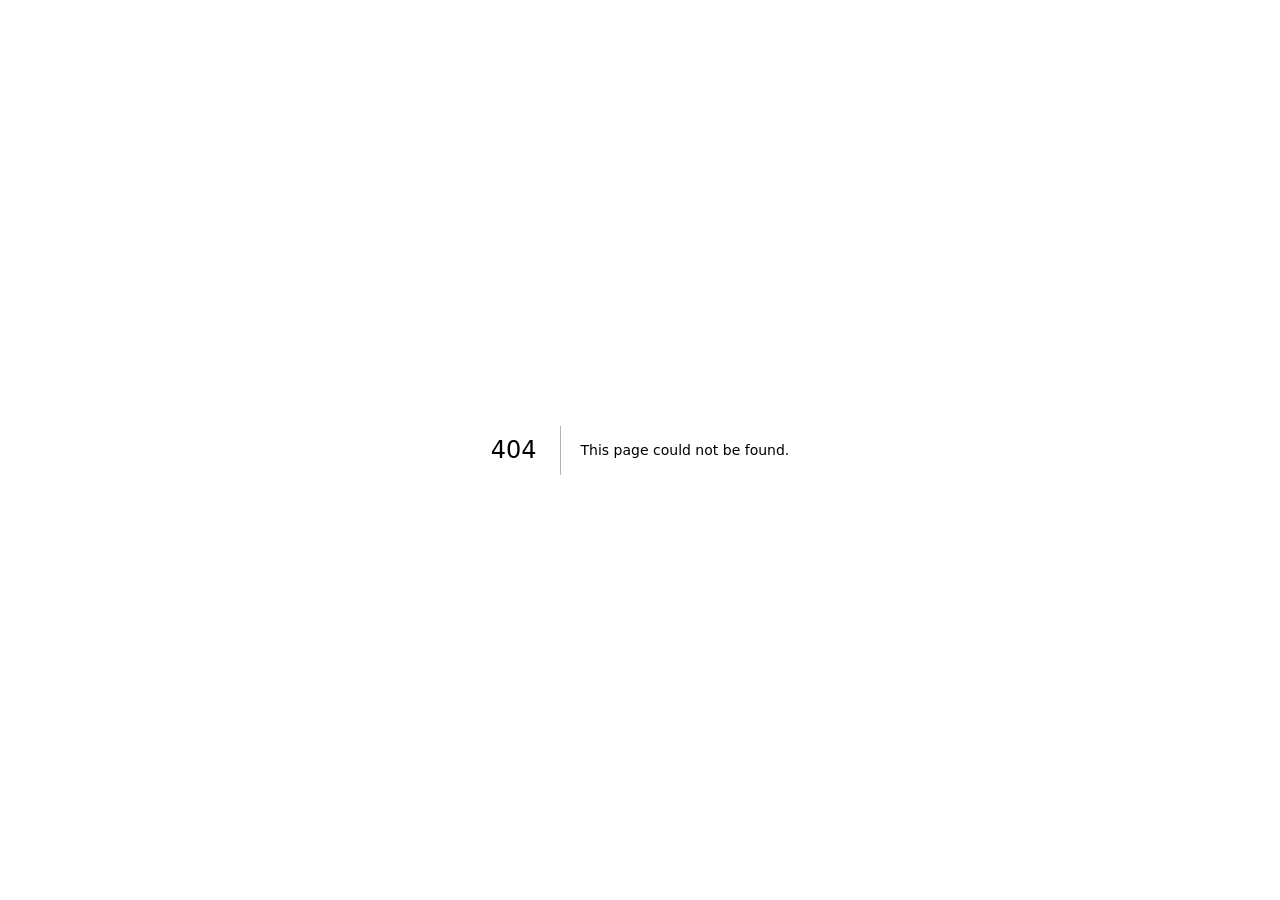
<file: 404/index.html>
<!DOCTYPE html><html lang="en"><head><meta charSet="utf-8"/><link rel="preconnect" href="https://fonts.googleapis.com"/><link rel="preconnect" href="https://fonts.gstatic.com" crossorigin="anonymous"/><meta name="viewport" content="width=device-width, initial-scale=1"/><link rel="stylesheet" href="/_next/static/css/ec6a4e235d0037c5.css" crossorigin="" data-precedence="next"/><link rel="preload" as="script" fetchPriority="low" href="/_next/static/chunks/webpack-774ab4a4f19d8da3.js" crossorigin=""/><script src="/_next/static/chunks/fd9d1056-6110ffd77e8dcc12.js" async="" crossorigin=""></script><script src="/_next/static/chunks/69-f3e8e9c38cd16c3e.js" async="" crossorigin=""></script><script src="/_next/static/chunks/main-app-7de138908a25c02f.js" async="" crossorigin=""></script><title>404: This page could not be found.</title><title>OnRoute Express  Intelligent Logistics Infrastructure</title><meta name="description" content="US transportation company based in Chicago, IL. Parcel delivery, SaaS platform for RSP companies, full-cycle consulting. USDOT 4346370, MC 1698829."/><link rel="icon" href="/favicon.ico"/><link rel="icon" href="/favicon-16x16.png" sizes="16x16" type="image/png"/><link rel="icon" href="/favicon-32x32.png" sizes="32x32" type="image/png"/><link rel="apple-touch-icon" href="/apple-touch-icon.png"/><link href="https://fonts.googleapis.com/css2?family=Outfit:wght@300;400;500;600;700;800&amp;family=JetBrains+Mono:wght@400;500&amp;display=swap" rel="stylesheet"/><script src="/_next/static/chunks/polyfills-c67a75d1b6f99dc8.js" crossorigin="" noModule=""></script></head><body><div style="font-family:system-ui,&quot;Segoe UI&quot;,Roboto,Helvetica,Arial,sans-serif,&quot;Apple Color Emoji&quot;,&quot;Segoe UI Emoji&quot;;height:100vh;text-align:center;display:flex;flex-direction:column;align-items:center;justify-content:center"><div><style>body{color:#000;background:#fff;margin:0}.next-error-h1{border-right:1px solid rgba(0,0,0,.3)}@media (prefers-color-scheme:dark){body{color:#fff;background:#000}.next-error-h1{border-right:1px solid rgba(255,255,255,.3)}}</style><h1 class="next-error-h1" style="display:inline-block;margin:0 20px 0 0;padding:0 23px 0 0;font-size:24px;font-weight:500;vertical-align:top;line-height:49px">404</h1><div style="display:inline-block"><h2 style="font-size:14px;font-weight:400;line-height:49px;margin:0">This page could not be found.</h2></div></div></div><script src="/_next/static/chunks/webpack-774ab4a4f19d8da3.js" crossorigin="" async=""></script><script>(self.__next_f=self.__next_f||[]).push([0]);self.__next_f.push([2,null])</script><script>self.__next_f.push([1,"1:HL[\"/_next/static/css/ec6a4e235d0037c5.css\",\"style\",{\"crossOrigin\":\"\"}]\n0:\"$L2\"\n"])</script><script>self.__next_f.push([1,"3:I[7690,[],\"\"]\n5:I[5613,[],\"\"]\n6:I[1778,[],\"\"]\nc:I[8955,[],\"\"]\n7:{\"fontFamily\":\"system-ui,\\\"Segoe UI\\\",Roboto,Helvetica,Arial,sans-serif,\\\"Apple Color Emoji\\\",\\\"Segoe UI Emoji\\\"\",\"height\":\"100vh\",\"textAlign\":\"center\",\"display\":\"flex\",\"flexDirection\":\"column\",\"alignItems\":\"center\",\"justifyContent\":\"center\"}\n8:{\"display\":\"inline-block\",\"margin\":\"0 20px 0 0\",\"padding\":\"0 23px 0 0\",\"fontSize\":24,\"fontWeight\":500,\"verticalAlign\":\"top\",\"lineHeight\":\"49px\"}\n9:{\"display\":\"inline-block\"}\na:{\"fontSize\":14,\"fontWeigh"])</script><script>self.__next_f.push([1,"t\":400,\"lineHeight\":\"49px\",\"margin\":0}\nd:[]\n"])</script><script>self.__next_f.push([1,"2:[[[\"$\",\"link\",\"0\",{\"rel\":\"stylesheet\",\"href\":\"/_next/static/css/ec6a4e235d0037c5.css\",\"precedence\":\"next\",\"crossOrigin\":\"\"}]],[\"$\",\"$L3\",null,{\"buildId\":\"d7jCQXzmjIGLhQ6G3l5ZA\",\"assetPrefix\":\"\",\"initialCanonicalUrl\":\"/_not-found/\",\"initialTree\":[\"\",{\"children\":[\"__PAGE__\",{}]},\"$undefined\",\"$undefined\",true],\"initialSeedData\":[\"\",{\"children\":[\"__PAGE__\",{},[\"$L4\",[[\"$\",\"title\",null,{\"children\":\"404: This page could not be found.\"}],[\"$\",\"div\",null,{\"style\":{\"fontFamily\":\"system-ui,\\\"Segoe UI\\\",Roboto,Helvetica,Arial,sans-serif,\\\"Apple Color Emoji\\\",\\\"Segoe UI Emoji\\\"\",\"height\":\"100vh\",\"textAlign\":\"center\",\"display\":\"flex\",\"flexDirection\":\"column\",\"alignItems\":\"center\",\"justifyContent\":\"center\"},\"children\":[\"$\",\"div\",null,{\"children\":[[\"$\",\"style\",null,{\"dangerouslySetInnerHTML\":{\"__html\":\"body{color:#000;background:#fff;margin:0}.next-error-h1{border-right:1px solid rgba(0,0,0,.3)}@media (prefers-color-scheme:dark){body{color:#fff;background:#000}.next-error-h1{border-right:1px solid rgba(255,255,255,.3)}}\"}}],[\"$\",\"h1\",null,{\"className\":\"next-error-h1\",\"style\":{\"display\":\"inline-block\",\"margin\":\"0 20px 0 0\",\"padding\":\"0 23px 0 0\",\"fontSize\":24,\"fontWeight\":500,\"verticalAlign\":\"top\",\"lineHeight\":\"49px\"},\"children\":\"404\"}],[\"$\",\"div\",null,{\"style\":{\"display\":\"inline-block\"},\"children\":[\"$\",\"h2\",null,{\"style\":{\"fontSize\":14,\"fontWeight\":400,\"lineHeight\":\"49px\",\"margin\":0},\"children\":\"This page could not be found.\"}]}]]}]}]],null]]},[null,[\"$\",\"html\",null,{\"lang\":\"en\",\"children\":[[\"$\",\"head\",null,{\"children\":[[\"$\",\"link\",null,{\"rel\":\"preconnect\",\"href\":\"https://fonts.googleapis.com\"}],[\"$\",\"link\",null,{\"rel\":\"preconnect\",\"href\":\"https://fonts.gstatic.com\",\"crossOrigin\":\"anonymous\"}],[\"$\",\"link\",null,{\"href\":\"https://fonts.googleapis.com/css2?family=Outfit:wght@300;400;500;600;700;800\u0026family=JetBrains+Mono:wght@400;500\u0026display=swap\",\"rel\":\"stylesheet\"}]]}],[\"$\",\"body\",null,{\"children\":[\"$\",\"$L5\",null,{\"parallelRouterKey\":\"children\",\"segmentPath\":[\"children\"],\"loading\":\"$undefined\",\"loadingStyles\":\"$undefined\",\"loadingScripts\":\"$undefined\",\"hasLoading\":false,\"error\":\"$undefined\",\"errorStyles\":\"$undefined\",\"errorScripts\":\"$undefined\",\"template\":[\"$\",\"$L6\",null,{}],\"templateStyles\":\"$undefined\",\"templateScripts\":\"$undefined\",\"notFound\":[[\"$\",\"title\",null,{\"children\":\"404: This page could not be found.\"}],[\"$\",\"div\",null,{\"style\":\"$7\",\"children\":[\"$\",\"div\",null,{\"children\":[[\"$\",\"style\",null,{\"dangerouslySetInnerHTML\":{\"__html\":\"body{color:#000;background:#fff;margin:0}.next-error-h1{border-right:1px solid rgba(0,0,0,.3)}@media (prefers-color-scheme:dark){body{color:#fff;background:#000}.next-error-h1{border-right:1px solid rgba(255,255,255,.3)}}\"}}],[\"$\",\"h1\",null,{\"className\":\"next-error-h1\",\"style\":\"$8\",\"children\":\"404\"}],[\"$\",\"div\",null,{\"style\":\"$9\",\"children\":[\"$\",\"h2\",null,{\"style\":\"$a\",\"children\":\"This page could not be found.\"}]}]]}]}]],\"notFoundStyles\":[],\"styles\":null}]}]]}],null]],\"initialHead\":[false,\"$Lb\"],\"globalErrorComponent\":\"$c\",\"missingSlots\":\"$Wd\"}]]\n"])</script><script>self.__next_f.push([1,"b:[[\"$\",\"meta\",\"0\",{\"name\":\"viewport\",\"content\":\"width=device-width, initial-scale=1\"}],[\"$\",\"meta\",\"1\",{\"charSet\":\"utf-8\"}],[\"$\",\"title\",\"2\",{\"children\":\"OnRoute Express  Intelligent Logistics Infrastructure\"}],[\"$\",\"meta\",\"3\",{\"name\":\"description\",\"content\":\"US transportation company based in Chicago, IL. Parcel delivery, SaaS platform for RSP companies, full-cycle consulting. USDOT 4346370, MC 1698829.\"}],[\"$\",\"link\",\"4\",{\"rel\":\"icon\",\"href\":\"/favicon.ico\"}],[\"$\",\"link\",\"5\",{\"rel\":\"icon\",\"href\":\"/favicon-16x16.png\",\"sizes\":\"16x16\",\"type\":\"image/png\"}],[\"$\",\"link\",\"6\",{\"rel\":\"icon\",\"href\":\"/favicon-32x32.png\",\"sizes\":\"32x32\",\"type\":\"image/png\"}],[\"$\",\"link\",\"7\",{\"rel\":\"apple-touch-icon\",\"href\":\"/apple-touch-icon.png\"}]]\n"])</script><script>self.__next_f.push([1,"4:null\n"])</script><script>self.__next_f.push([1,""])</script></body></html>
</file>
<file: _next/static/css/ec6a4e235d0037c5.css>
:root{--bg-primary:#0a0a0f;--bg-secondary:#0f1019;--bg-card:#12131e;--bg-card-hover:#181a28;--text-primary:#eef0f6;--text-secondary:rgba(238,240,246,.55);--text-muted:rgba(238,240,246,.3);--accent:#00d4ff;--accent-secondary:#09c;--accent-glow:rgba(0,212,255,.15);--accent-warm:#ff6b35;--border:hsla(0,0%,100%,.06);--border-hover:rgba(0,212,255,.2);--font-display:"Outfit",sans-serif;--font-mono:"JetBrains Mono",monospace;--ease-out-expo:cubic-bezier(0.16,1,0.3,1);--ease-in-out:cubic-bezier(0.65,0,0.35,1)}*,:after,:before{margin:0;padding:0;box-sizing:border-box}html{scroll-behavior:smooth;-webkit-font-smoothing:antialiased;-moz-osx-font-smoothing:grayscale}body{font-family:var(--font-display);background:var(--bg-primary);color:var(--text-primary);overflow-x:hidden;line-height:1.6}::selection{background:var(--accent);color:var(--bg-primary)}::-webkit-scrollbar{width:4px}::-webkit-scrollbar-track{background:var(--bg-primary)}::-webkit-scrollbar-thumb{background:var(--accent-secondary);border-radius:2px}.loader{position:fixed;inset:0;z-index:9999;background:var(--bg-primary);display:flex;align-items:center;justify-content:center;flex-direction:column;gap:24px;transition:opacity .8s var(--ease-out-expo),visibility .8s}.loader.hidden{opacity:0;visibility:hidden;pointer-events:none}.loader-text{font-family:var(--font-mono);font-size:11px;letter-spacing:4px;text-transform:uppercase;color:var(--text-muted)}.loader-bar{width:120px;height:1px;background:var(--border);position:relative;overflow:hidden}.loader-bar:after{content:"";position:absolute;left:-40%;width:40%;height:100%;background:var(--accent);animation:loaderSlide 1.2s ease-in-out infinite}@keyframes loaderSlide{0%{left:-40%}to{left:100%}}.nav{position:fixed;top:0;left:0;right:0;z-index:1000;padding:0 48px;height:72px;display:flex;align-items:center;justify-content:space-between;background:transparent;transition:background .4s,-webkit-backdrop-filter .4s;transition:background .4s,backdrop-filter .4s;transition:background .4s,backdrop-filter .4s,-webkit-backdrop-filter .4s}.nav.scrolled{background:rgba(10,10,15,.85);-webkit-backdrop-filter:blur(20px);backdrop-filter:blur(20px);border-bottom:1px solid var(--border)}.nav-logo{gap:12px;text-decoration:none;color:var(--text-primary)}.nav-logo,.nav-logo-icon{display:flex;align-items:center}.nav-logo-icon{width:32px;height:32px;border-radius:8px;background:linear-gradient(135deg,var(--accent),var(--accent-secondary));justify-content:center;font-weight:800;font-size:14px;color:var(--bg-primary)}.nav-logo-text{font-weight:600;font-size:18px;letter-spacing:-.02em}.nav-logo-text span{color:var(--accent)}.nav-links{display:flex;align-items:center;gap:36px;list-style:none}.nav-links a{text-decoration:none;color:var(--text-secondary);font-size:13px;font-weight:500;letter-spacing:.02em;transition:color .3s;position:relative}.nav-links a:hover{color:var(--text-primary)}.nav-links a:after{content:"";position:absolute;bottom:-4px;left:0;width:0;height:1px;background:var(--accent);transition:width .3s var(--ease-out-expo)}.nav-links a:hover:after{width:100%}.nav-cta{padding:8px 20px;background:transparent;border:1px solid var(--border-hover);border-radius:6px;color:var(--accent)!important;font-size:12px!important;letter-spacing:.05em!important;text-transform:uppercase;transition:all .3s!important}.nav-cta:hover{background:var(--accent-glow)!important;border-color:var(--accent)!important}.nav-cta:after{display:none!important}.nav-toggle{display:none;background:none;border:none;cursor:pointer;width:32px;height:32px;position:relative}.nav-toggle span{display:block;width:20px;height:1.5px;background:var(--text-primary);margin:5px auto;transition:all .3s}@media (max-width:900px){.nav{padding:0 24px}.nav-toggle{display:block}.nav-links{position:fixed;top:0;right:-100%;width:280px;height:100vh;background:var(--bg-secondary);flex-direction:column;justify-content:center;gap:28px;padding:48px;transition:right .5s var(--ease-out-expo);border-left:1px solid var(--border)}.nav-links.open{right:0}.nav-links a{font-size:16px}}.hero{position:relative;min-height:100vh;display:flex;align-items:center;justify-content:center;overflow:hidden}.hero-bg{position:absolute;inset:0;z-index:0}.hero-bg canvas{width:100%!important;height:100%!important}.hero-overlay{position:absolute;inset:0;background:radial-gradient(ellipse at 20% 50%,rgba(0,212,255,.05) 0,transparent 60%),radial-gradient(ellipse at 80% 20%,rgba(0,153,204,.03) 0,transparent 50%),linear-gradient(180deg,rgba(10,10,15,.3),rgba(10,10,15,.7));z-index:1}.hero-content{position:relative;z-index:2;text-align:center;max-width:900px;padding:0 32px}.hero-badge{display:inline-flex;align-items:center;gap:8px;padding:6px 16px;background:rgba(0,212,255,.08);border:1px solid rgba(0,212,255,.15);border-radius:100px;font-family:var(--font-mono);font-size:11px;letter-spacing:2px;text-transform:uppercase;color:var(--accent);margin-bottom:32px}.hero-badge-dot{width:6px;height:6px;border-radius:50%;background:var(--accent);animation:pulse 2s ease-in-out infinite}@keyframes pulse{0%,to{opacity:1}50%{opacity:.3}}.hero h1{font-size:clamp(42px,6.5vw,82px);font-weight:700;line-height:1.05;letter-spacing:-.03em;margin-bottom:28px}.hero h1 em{font-style:normal;background:linear-gradient(135deg,var(--accent),#0fc);-webkit-background-clip:text;-webkit-text-fill-color:transparent;background-clip:text}.hero-sub{font-size:clamp(15px,1.6vw,18px);color:var(--text-secondary);max-width:560px;margin:0 auto 48px;line-height:1.7;font-weight:300}.hero-actions{display:flex;gap:16px;justify-content:center;flex-wrap:wrap}.btn-primary{display:inline-flex;align-items:center;gap:10px;padding:14px 32px;background:var(--accent);color:var(--bg-primary);border:none;border-radius:8px;font-family:var(--font-display);font-size:14px;font-weight:600;letter-spacing:.01em;cursor:pointer;text-decoration:none;transition:all .3s var(--ease-out-expo)}.btn-primary:hover{background:#00e8ff;transform:translateY(-2px);box-shadow:0 8px 32px rgba(0,212,255,.3)}.btn-secondary{display:inline-flex;align-items:center;gap:10px;padding:14px 32px;background:transparent;color:var(--text-primary);border:1px solid var(--border);border-radius:8px;font-family:var(--font-display);font-size:14px;font-weight:500;cursor:pointer;text-decoration:none;transition:all .3s var(--ease-out-expo)}.btn-secondary:hover{border-color:var(--text-secondary);background:hsla(0,0%,100%,.03)}.hero-scroll{position:absolute;bottom:40px;left:50%;transform:translateX(-50%);z-index:2;display:flex;flex-direction:column;align-items:center;gap:8px;color:var(--text-muted);font-family:var(--font-mono);font-size:10px;letter-spacing:3px;text-transform:uppercase;animation:float 3s ease-in-out infinite}.hero-scroll-line{width:1px;height:40px;background:linear-gradient(180deg,var(--accent),transparent);animation:scrollLine 2s ease-in-out infinite}@keyframes float{0%,to{transform:translateX(-50%) translateY(0)}50%{transform:translateX(-50%) translateY(8px)}}@keyframes scrollLine{0%{opacity:0;transform:scaleY(0);transform-origin:top}50%{opacity:1;transform:scaleY(1);transform-origin:top}to{opacity:0;transform:scaleY(0);transform-origin:bottom}}.stats-bar{display:grid;grid-template-columns:repeat(4,1fr);border-top:1px solid var(--border);border-bottom:1px solid var(--border)}.stat-item{padding:48px 40px;text-align:center;border-right:1px solid var(--border);transition:background .3s}.stat-item:last-child{border-right:none}.stat-item:hover{background:var(--bg-card)}.stat-number{font-size:clamp(32px,4vw,52px);font-weight:700;letter-spacing:-.03em;background:linear-gradient(135deg,var(--accent),#0fc);-webkit-background-clip:text;-webkit-text-fill-color:transparent;background-clip:text;margin-bottom:8px}.stat-label{font-size:12px;font-weight:500;text-transform:uppercase;letter-spacing:2px;color:var(--text-secondary)}@media (max-width:768px){.stats-bar{grid-template-columns:repeat(2,1fr)}.stat-item{padding:32px 24px}.stat-item:nth-child(2){border-right:none}}.section{padding:140px 48px;position:relative}@media (max-width:768px){.section{padding:80px 24px}}.section-label{font-family:var(--font-mono);font-size:11px;letter-spacing:4px;text-transform:uppercase;color:var(--accent);margin-bottom:20px}.section-title{font-size:clamp(32px,4.5vw,56px);font-weight:700;line-height:1.1;letter-spacing:-.03em;margin-bottom:20px}.section-desc{font-size:clamp(15px,1.4vw,17px);color:var(--text-secondary);max-width:560px;line-height:1.7;font-weight:300}.overview{background:var(--bg-secondary)}.overview-grid{display:grid;grid-template-columns:1fr 1fr;grid-gap:80px;gap:80px;max-width:1280px;margin:0 auto;align-items:center}.overview-visual{aspect-ratio:4/3;background:var(--bg-card);border-radius:16px;border:1px solid var(--border);overflow:hidden}.overview-visual,.overview-visual-inner{position:relative;display:flex;align-items:center;justify-content:center}.overview-visual-inner{width:100%;height:100%}.route-lines{position:absolute;inset:0}.route-lines svg{width:100%;height:100%}@media (max-width:900px){.overview-grid{grid-template-columns:1fr;gap:48px}}.features-list{max-width:1280px;margin:64px auto 0}.feature-item{display:grid;grid-template-columns:60px 1fr 1fr;grid-gap:40px;gap:40px;padding:40px 0;border-bottom:1px solid var(--border);align-items:start;transition:all .3s}.feature-item:hover{background:hsla(0,0%,100%,.01);padding-left:20px;padding-right:20px}.feature-num{font-family:var(--font-mono);font-size:13px;color:var(--accent);padding-top:4px}.feature-title{font-size:22px;font-weight:600;letter-spacing:-.01em}.feature-desc{font-size:14px;color:var(--text-secondary);line-height:1.7}@media (max-width:768px){.feature-item{grid-template-columns:40px 1fr;gap:16px}.feature-desc{grid-column:2}}.services{background:var(--bg-primary)}.services-grid{display:grid;grid-template-columns:repeat(3,1fr);grid-gap:24px;gap:24px;max-width:1280px;margin:64px auto 0}.service-card{padding:48px 36px;background:var(--bg-card);border:1px solid var(--border);border-radius:16px;transition:all .4s var(--ease-out-expo);position:relative;overflow:hidden}.service-card:before{content:"";position:absolute;top:0;left:0;right:0;height:2px;background:linear-gradient(90deg,var(--accent),transparent);opacity:0;transition:opacity .4s}.service-card:hover{background:var(--bg-card-hover);border-color:var(--border-hover);transform:translateY(-4px)}.service-card:hover:before{opacity:1}.service-icon{width:48px;height:48px;border-radius:12px;background:var(--accent-glow);border:1px solid rgba(0,212,255,.12);display:flex;align-items:center;justify-content:center;margin-bottom:28px;font-size:22px}.service-card h3{font-size:20px;font-weight:600;margin-bottom:12px;letter-spacing:-.01em}.service-card p{font-size:14px;color:var(--text-secondary);line-height:1.7}@media (max-width:900px){.services-grid{grid-template-columns:1fr}}.fleet{background:var(--bg-secondary)}.fleet-grid{display:grid;grid-template-columns:repeat(3,1fr);grid-gap:24px;gap:24px;max-width:1280px;margin:64px auto 0}.fleet-card{position:relative;aspect-ratio:3/4;border-radius:16px;overflow:hidden;border:1px solid var(--border);background:var(--bg-card);display:flex;flex-direction:column;justify-content:flex-end;padding:36px;transition:all .4s var(--ease-out-expo)}.fleet-card:before{content:"";position:absolute;inset:0;background:linear-gradient(180deg,transparent 40%,rgba(10,10,15,.9));z-index:1}.fleet-card-icon{position:absolute;top:50%;left:50%;transform:translate(-50%,-60%);font-size:72px;opacity:.15;transition:all .4s var(--ease-out-expo)}.fleet-card:hover .fleet-card-icon{opacity:.25;transform:translate(-50%,-65%) scale(1.1)}.fleet-card-content{position:relative;z-index:2}.fleet-card h3{font-size:22px;font-weight:600;margin-bottom:8px}.fleet-card p{font-size:13px;color:var(--text-secondary);line-height:1.6}.fleet-card:hover{border-color:var(--border-hover);transform:translateY(-4px)}@media (max-width:768px){.fleet-grid{grid-template-columns:1fr}.fleet-card{aspect-ratio:16/9}}.partners{background:var(--bg-primary);text-align:center}.partners-logos{display:flex;justify-content:center;align-items:center;gap:64px;flex-wrap:wrap;max-width:1000px;margin:64px auto 0}.partner-logo{padding:24px 40px;background:var(--bg-card);border:1px solid var(--border);border-radius:12px;font-size:18px;font-weight:600;color:var(--text-secondary);letter-spacing:.02em;transition:all .3s}.partner-logo:hover{border-color:var(--border-hover);color:var(--text-primary)}.coverage{background:var(--bg-secondary)}.coverage-content{display:grid;grid-template-columns:1fr 1fr;grid-gap:80px;gap:80px;max-width:1280px;margin:0 auto;align-items:center}.coverage-map{aspect-ratio:4/3;background:var(--bg-card);border:1px solid var(--border);border-radius:16px;position:relative;overflow:hidden;display:flex;align-items:center;justify-content:center}.coverage-map-dots{position:absolute;inset:40px}.map-dot{width:8px;height:8px;background:var(--accent);animation:mapPulse 3s ease-in-out infinite}.map-dot,.map-dot:before{position:absolute;border-radius:50%}.map-dot:before{content:"";inset:-6px;border:1px solid var(--accent);opacity:.3;animation:mapRing 3s ease-in-out infinite}@keyframes mapPulse{0%,to{opacity:1;transform:scale(1)}50%{opacity:.6;transform:scale(.8)}}@keyframes mapRing{0%,to{transform:scale(1);opacity:.3}50%{transform:scale(1.8);opacity:0}}.coverage-details{display:flex;flex-direction:column;gap:32px}.coverage-stat{padding:24px 0;border-bottom:1px solid var(--border)}.coverage-stat-num{font-size:36px;font-weight:700;color:var(--accent);margin-bottom:4px}.coverage-stat-label{font-size:14px;color:var(--text-secondary)}@media (max-width:900px){.coverage-content{grid-template-columns:1fr;gap:48px}}.cta-section{text-align:center;background:var(--bg-primary);position:relative;overflow:hidden}.cta-section:before{content:"";position:absolute;top:-200px;left:50%;transform:translateX(-50%);width:800px;height:800px;background:radial-gradient(circle,var(--accent-glow) 0,transparent 60%);pointer-events:none}.cta-content{position:relative;max-width:640px;margin:0 auto}.cta-content h2{font-size:clamp(32px,4vw,48px);font-weight:700;letter-spacing:-.03em;margin-bottom:20px}.cta-content p{font-size:16px;color:var(--text-secondary);margin-bottom:40px;line-height:1.7}.cta-actions{display:flex;gap:16px;justify-content:center;flex-wrap:wrap}.footer{padding:80px 48px 40px;border-top:1px solid var(--border);background:var(--bg-primary)}.footer-grid{display:grid;grid-template-columns:2fr 1fr 1fr 1fr;grid-gap:64px;gap:64px;max-width:1280px;margin:0 auto}.footer-brand p{font-size:14px;color:var(--text-secondary);margin-top:16px;line-height:1.7;max-width:320px}.footer-col h4{font-size:12px;font-weight:600;text-transform:uppercase;letter-spacing:2px;color:var(--text-muted);margin-bottom:20px}.footer-col a{display:block;color:var(--text-secondary);text-decoration:none;font-size:14px;margin-bottom:12px;transition:color .2s}.footer-col a:hover{color:var(--text-primary)}.footer-bottom{max-width:1280px;margin:64px auto 0;padding-top:24px;border-top:1px solid var(--border);display:flex;justify-content:space-between;align-items:center}.footer-bottom span{font-size:12px;color:var(--text-muted)}.footer-bottom-links{display:flex;gap:24px}.footer-bottom-links a{font-size:12px;color:var(--text-muted);text-decoration:none;transition:color .2s}.footer-bottom-links a:hover{color:var(--text-secondary)}@media (max-width:768px){.footer{padding:48px 24px 32px}.footer-grid{grid-template-columns:1fr 1fr;gap:40px}.footer-bottom{flex-direction:column;gap:16px;text-align:center}}.about-address{display:flex;align-items:flex-start;gap:10px;margin-top:24px;font-size:14px;color:var(--text-secondary);font-family:var(--font-mono);font-size:12px}.services-grid--3{grid-template-columns:repeat(3,1fr)}.service-card--large{position:relative;padding:48px 36px 40px}.service-card-num{position:absolute;top:20px;right:24px;font-family:var(--font-mono);font-size:11px;color:var(--text-muted)}.service-features{list-style:none;margin-top:24px;display:flex;flex-direction:column;gap:10px}.service-features li{display:flex;align-items:center;gap:10px;font-size:13px;color:var(--text-secondary)}@media (max-width:900px){.services-grid--3{grid-template-columns:1fr}}.drivers-section{background:var(--bg-secondary)}.drivers-grid{display:grid;grid-template-columns:1fr 1fr;grid-gap:80px;gap:80px;max-width:1280px;margin:0 auto;align-items:start}.driver-perks{display:flex;flex-direction:column;gap:14px;margin-top:32px}.driver-perk{display:flex;align-items:center;gap:12px;font-size:14px;color:var(--text-secondary)}.driver-form{background:var(--bg-card);border:1px solid var(--border);border-radius:16px;padding:40px;gap:24px}.driver-form,.form-group{display:flex;flex-direction:column}.form-group{gap:8px}.form-group label{font-size:12px;font-weight:500;text-transform:uppercase;letter-spacing:1.5px;color:var(--text-muted)}.form-group input,.form-group textarea{background:var(--bg-secondary);border:1px solid var(--border);border-radius:8px;padding:14px 16px;color:var(--text-primary);font-family:var(--font-display);font-size:14px;transition:all .3s;outline:none;resize:vertical}.form-group input:focus,.form-group textarea:focus{border-color:var(--accent);box-shadow:0 0 0 3px var(--accent-glow)}.form-group input::placeholder,.form-group textarea::placeholder{color:var(--text-muted)}.form-row{display:flex;gap:16px;align-items:center}.form-file{flex:1 1}.file-label{display:flex;align-items:center;gap:10px;padding:14px 16px;background:var(--bg-secondary);border:1px dashed var(--border);border-radius:8px;cursor:pointer;font-size:13px;color:var(--text-secondary);transition:all .3s;overflow:hidden;white-space:nowrap;text-overflow:ellipsis}.file-label:hover{border-color:var(--accent);color:var(--text-primary)}.form-submit{white-space:nowrap;flex-shrink:0}@media (max-width:900px){.drivers-grid{grid-template-columns:1fr;gap:48px}.form-row{flex-direction:column}.form-submit{width:100%;justify-content:center}}.contact-cards{display:grid;grid-template-columns:repeat(2,1fr);grid-gap:16px;gap:16px;max-width:560px;margin:40px auto}.contact-card{display:flex;flex-direction:column;align-items:center;gap:6px;padding:24px 16px;background:var(--bg-card);border:1px solid var(--border);border-radius:12px;text-decoration:none;transition:all .3s}.contact-card:hover{border-color:var(--border-hover);background:var(--bg-card-hover);transform:translateY(-2px)}.contact-card-icon{font-size:20px;margin-bottom:4px}.contact-card-label{font-size:11px;text-transform:uppercase;letter-spacing:1.5px;color:var(--text-muted)}.contact-card-value{color:var(--accent);word-break:break-all;text-align:center}.contact-address,.contact-card-value{font-size:13px;font-family:var(--font-mono)}.contact-address{display:flex;align-items:center;justify-content:center;gap:8px;color:var(--text-secondary)}@media (max-width:560px){.contact-cards{grid-template-columns:1fr}}.partner-logo--featured{position:relative;padding:40px 64px;font-size:28px;font-weight:700;border-color:var(--border-hover);background:var(--bg-card)}.partner-logo-badge{position:absolute;top:-10px;left:50%;transform:translateX(-50%);padding:3px 12px;background:var(--accent);color:var(--bg-primary);font-size:9px;font-weight:600;text-transform:uppercase;letter-spacing:1.5px;border-radius:100px;white-space:nowrap}.container{max-width:1280px;margin:0 auto}.text-center{text-align:center}.mb-64{margin-bottom:64px}
</file>
